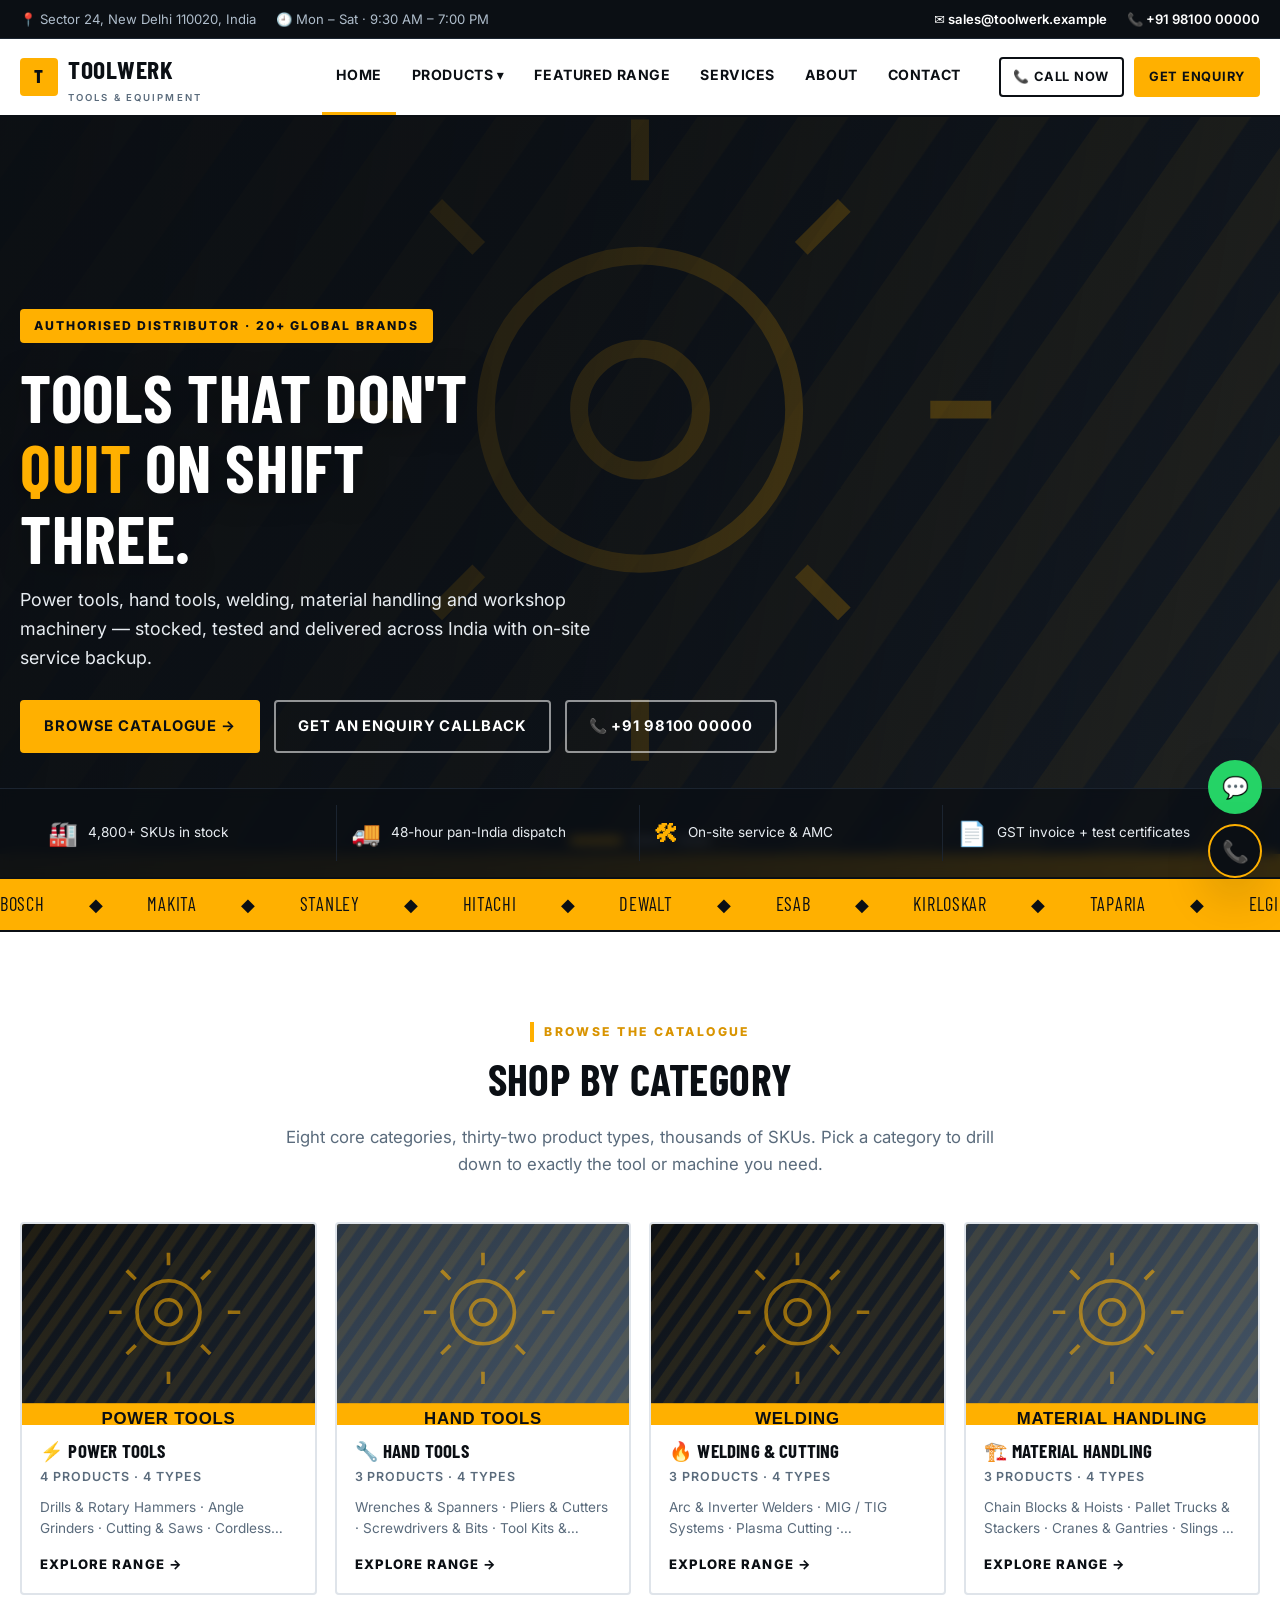
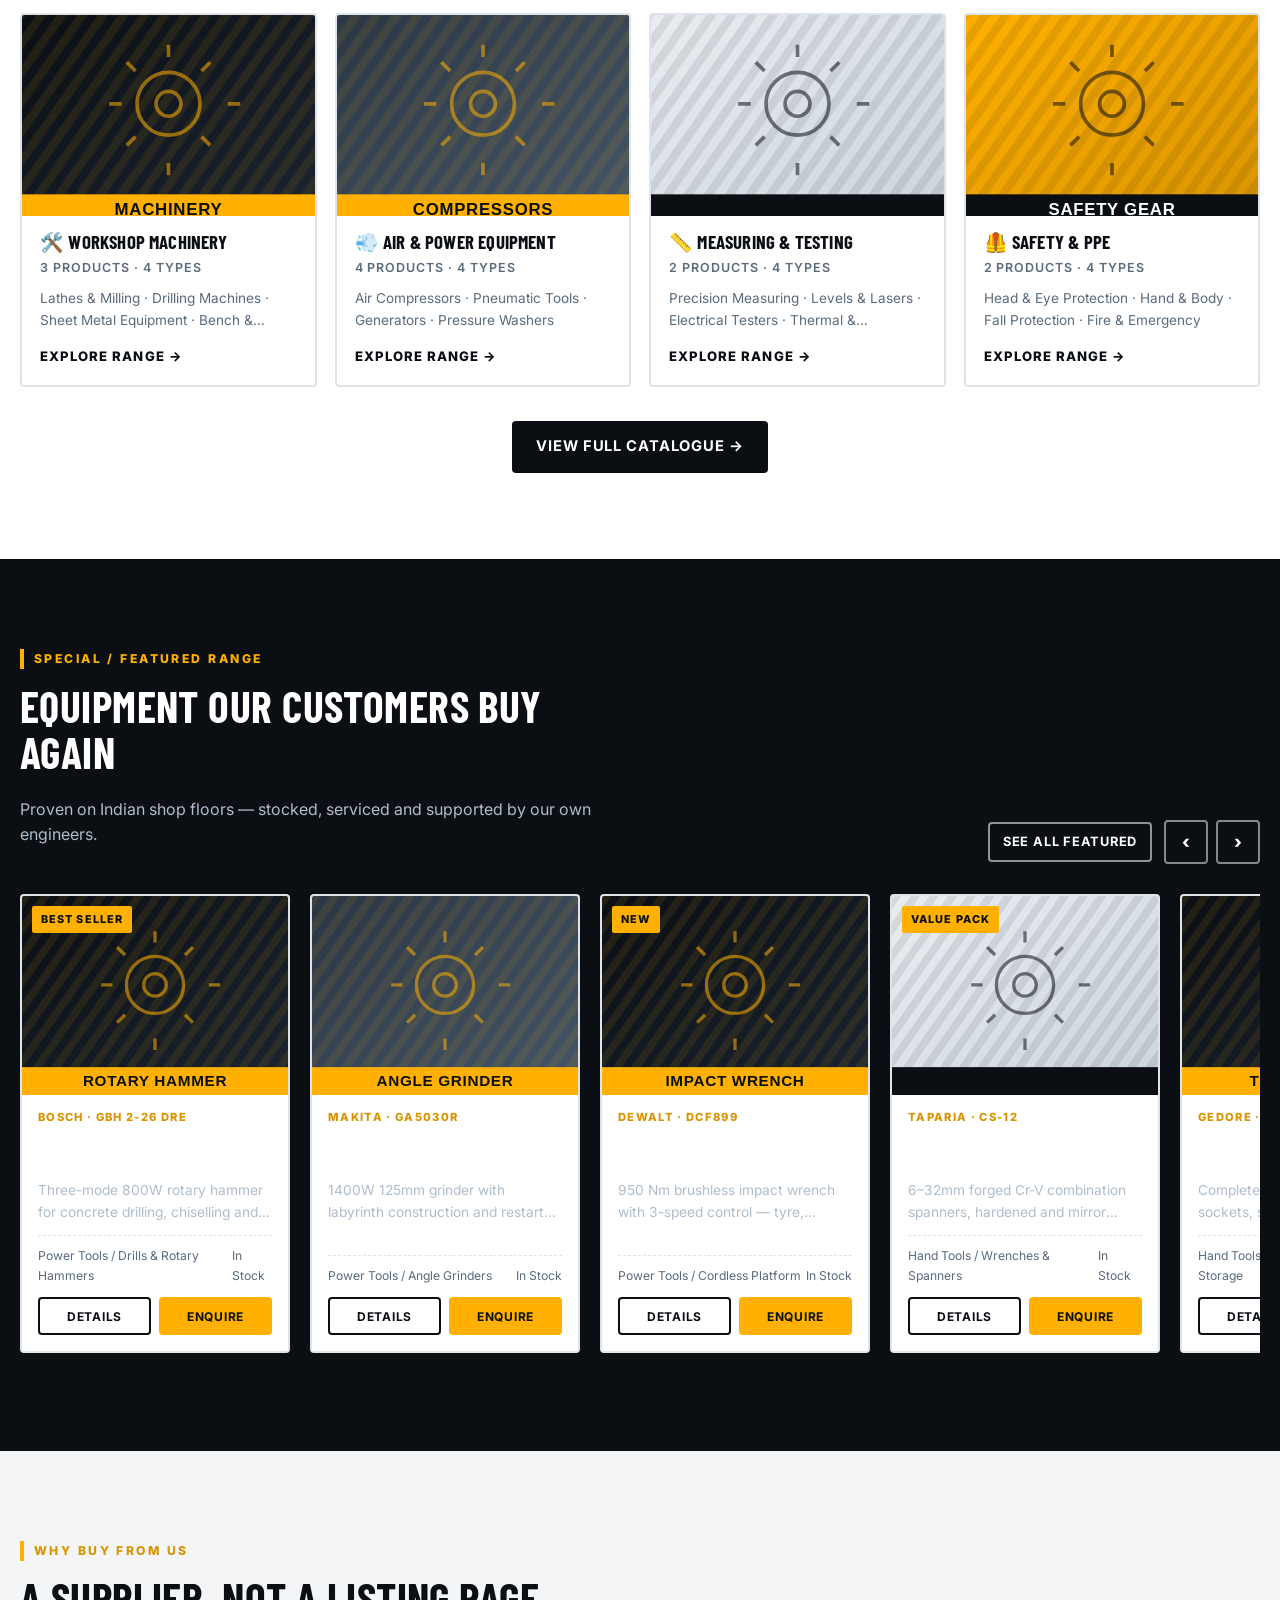
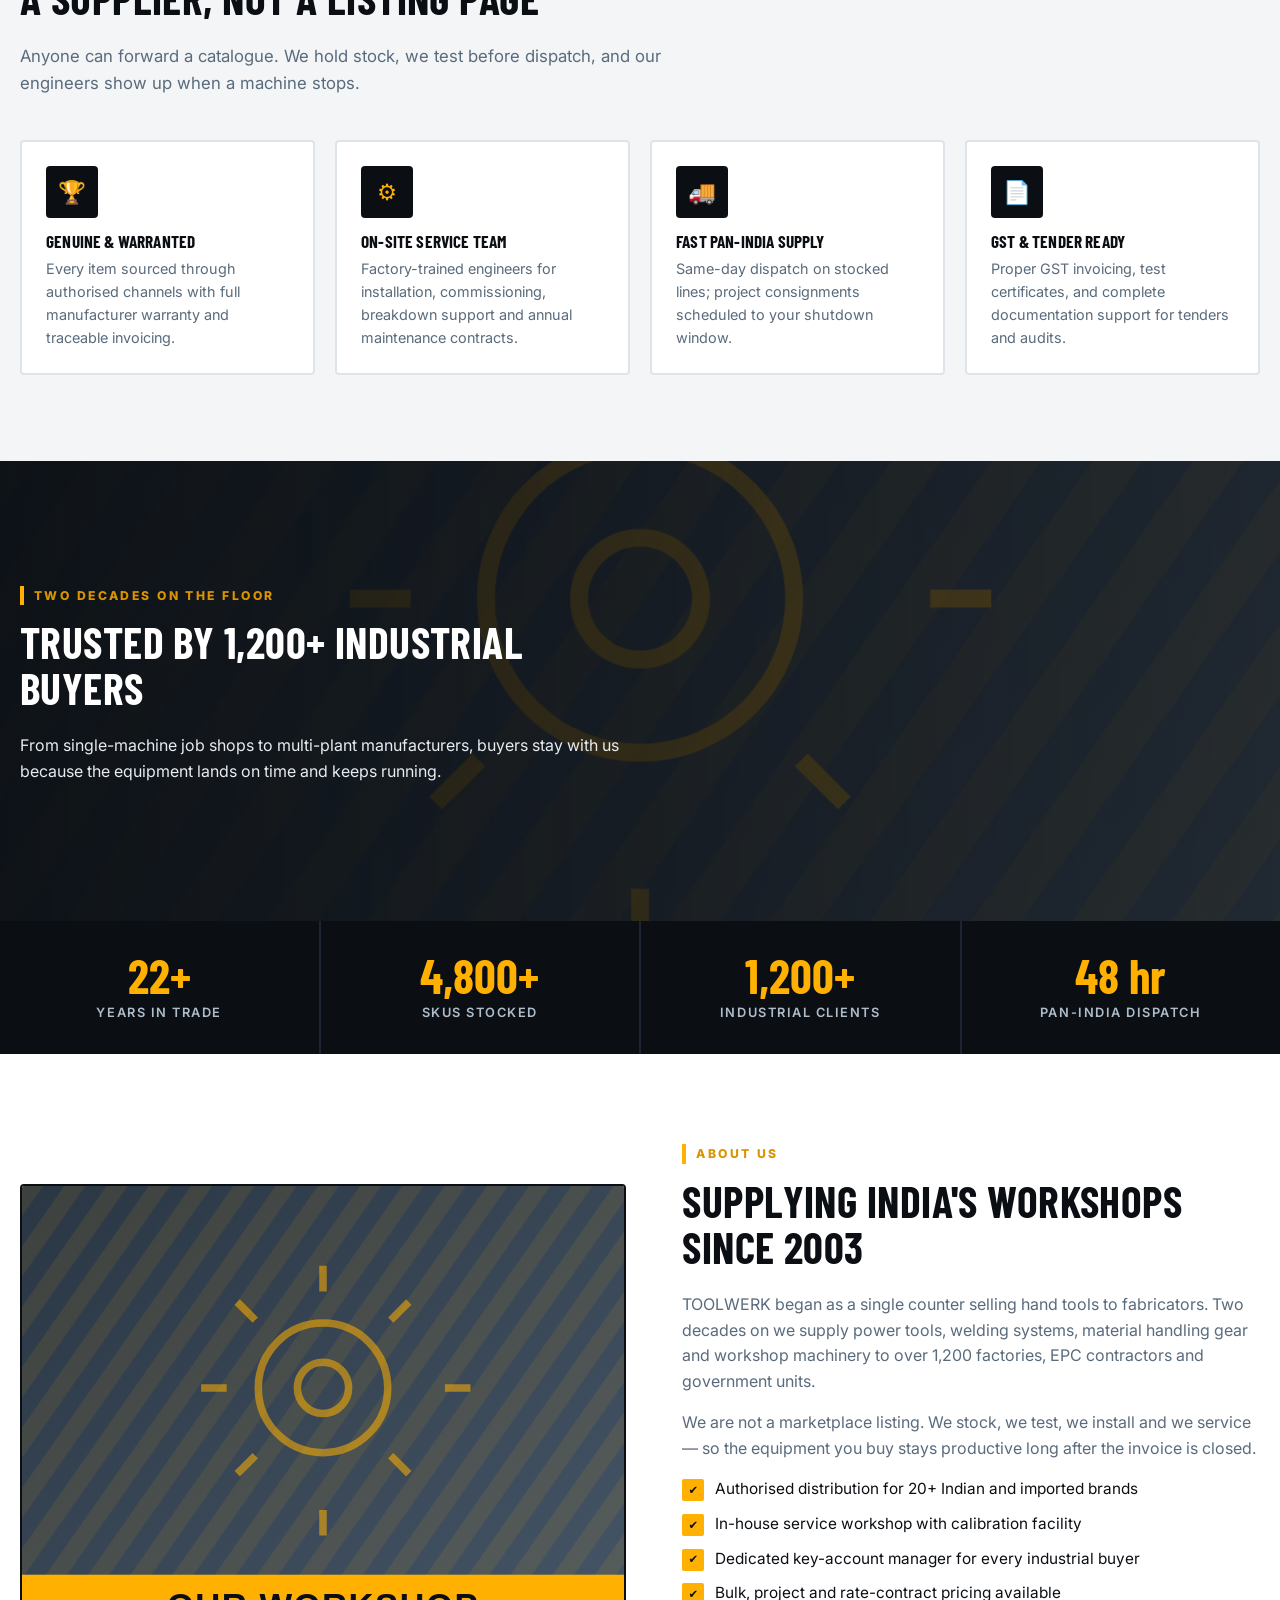
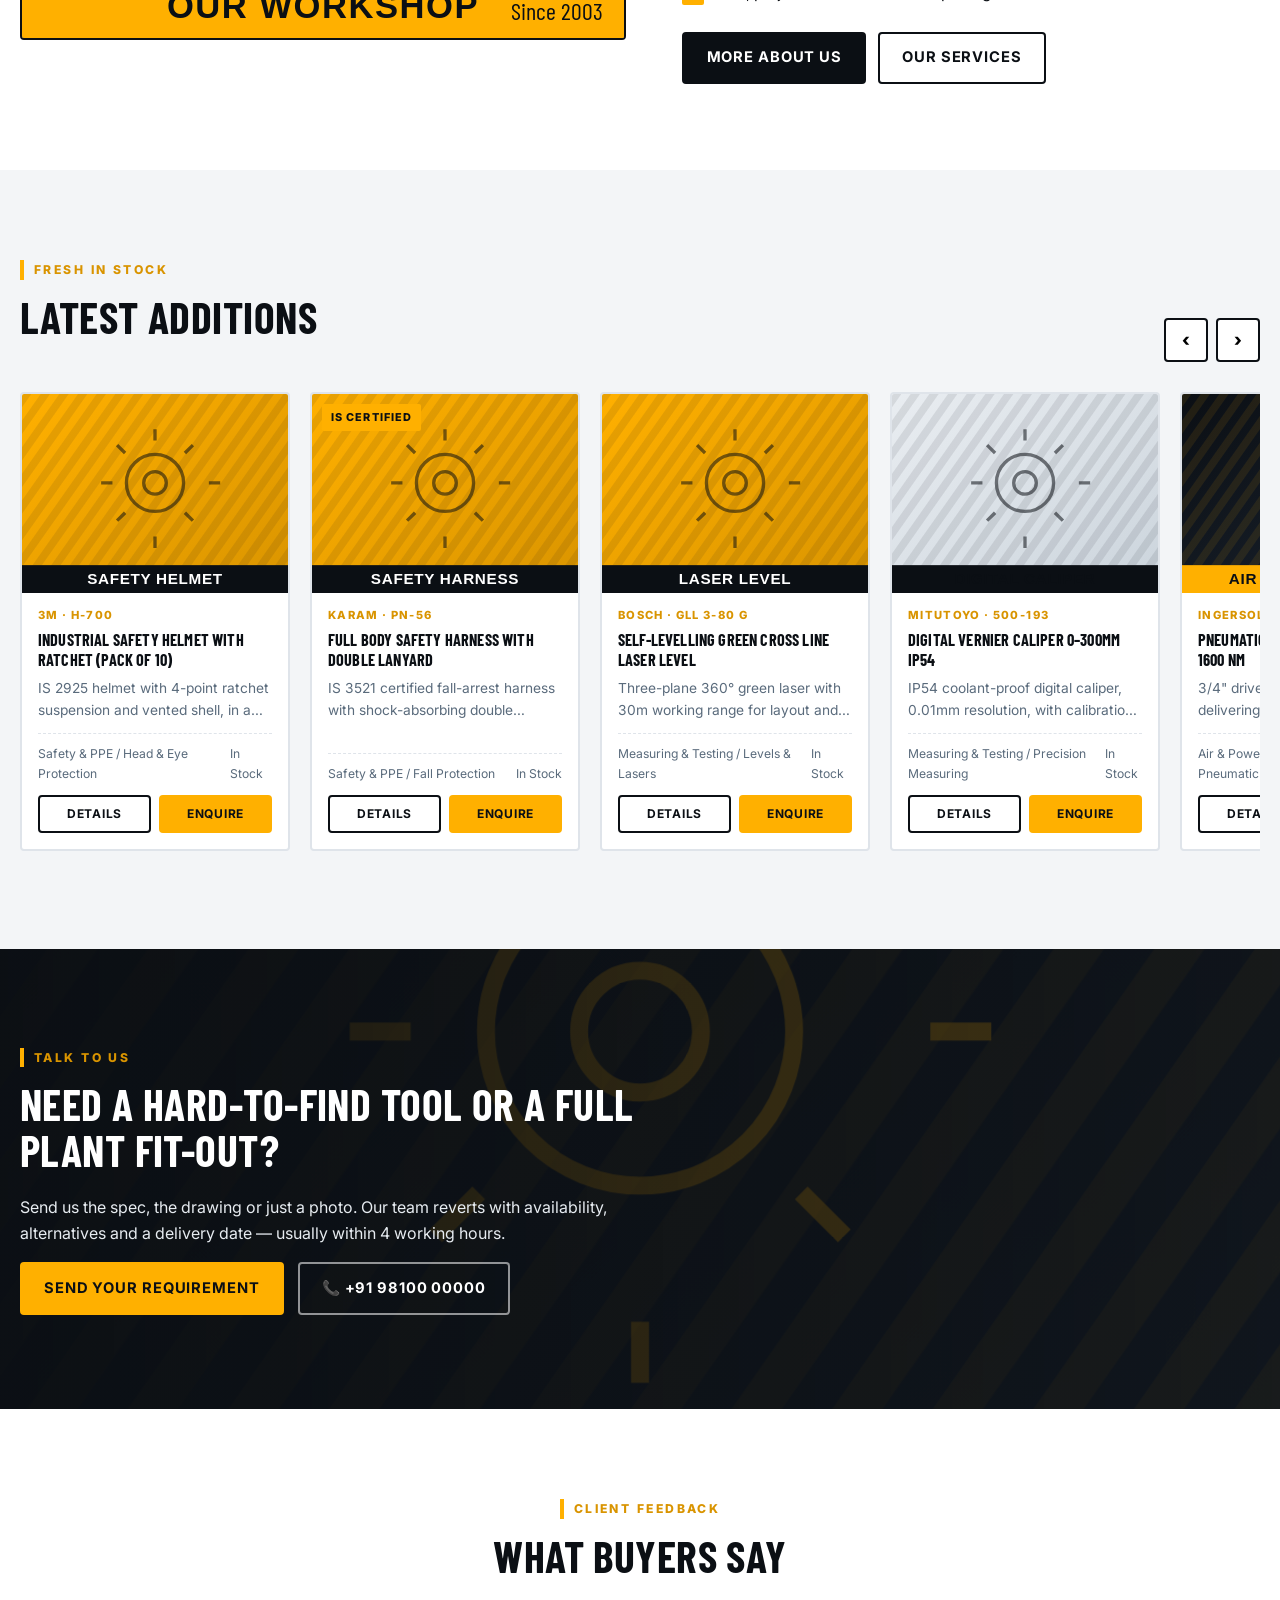
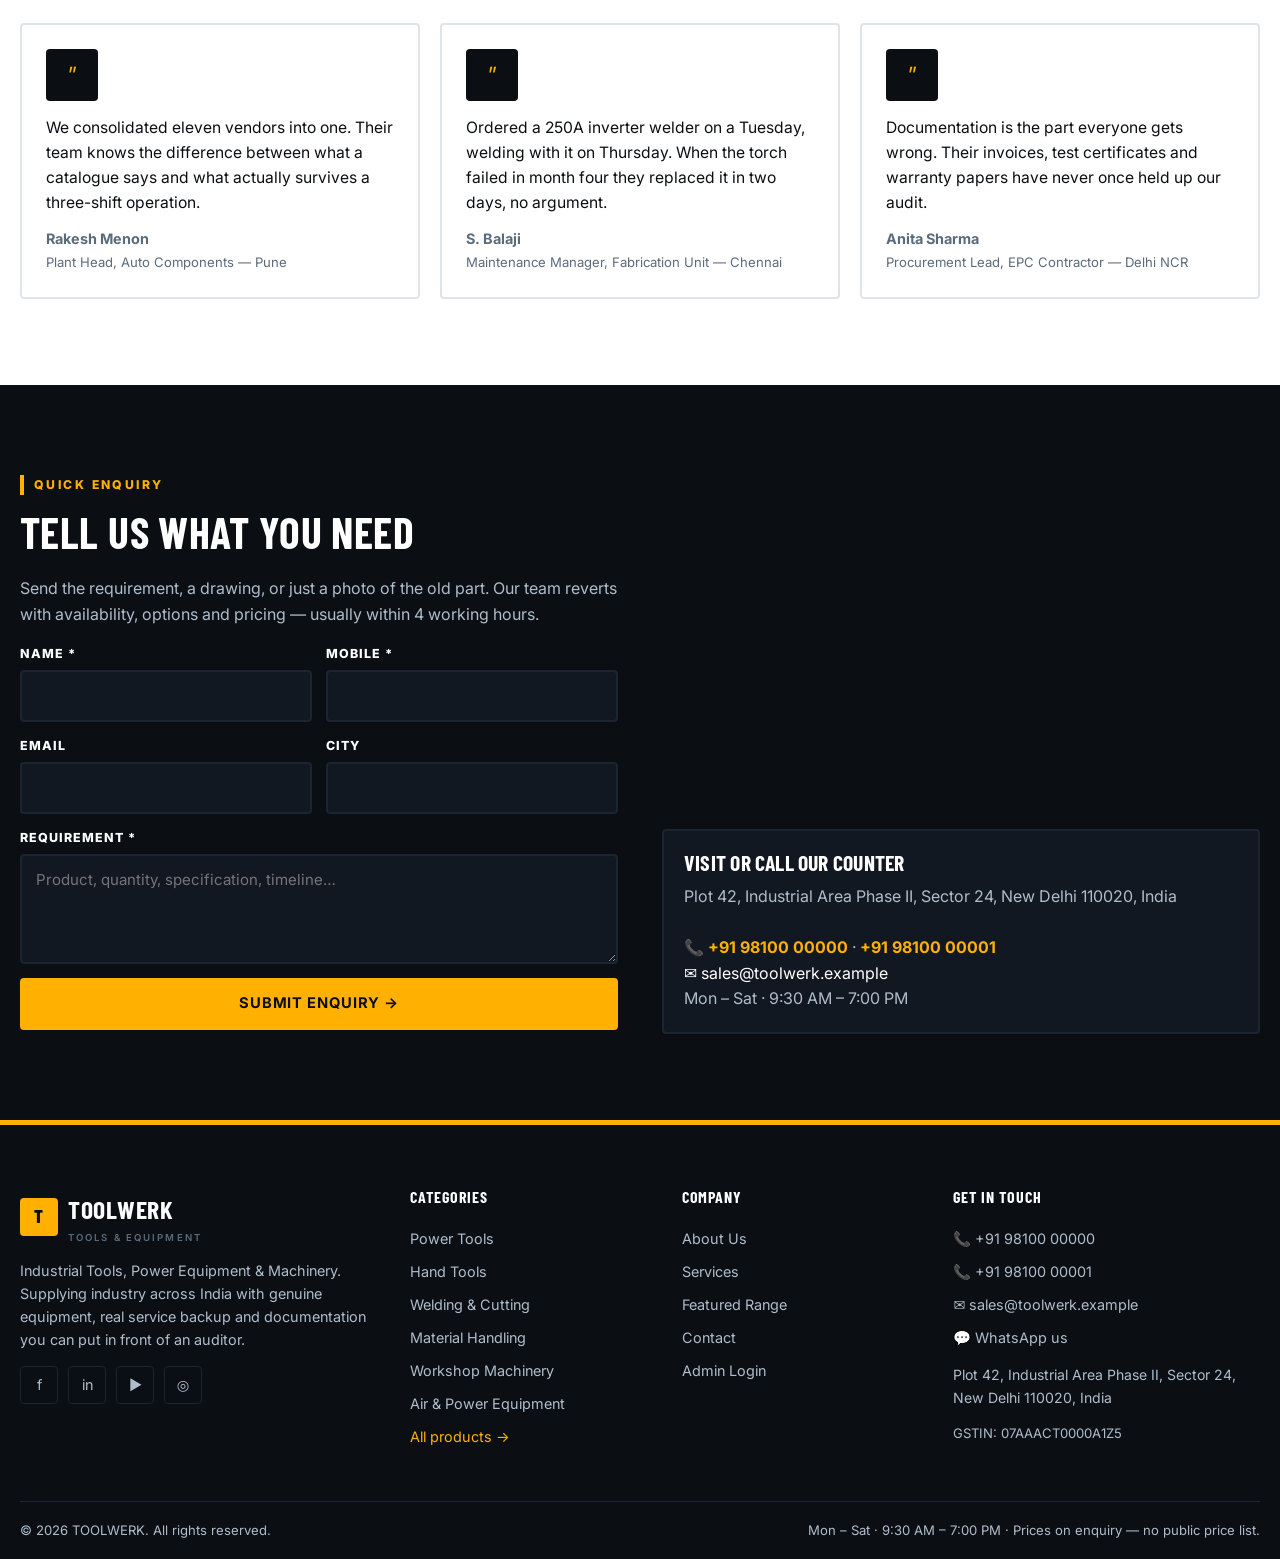
<file: index.html>
<!doctype html>
<html lang="en">
<head>
<meta charset="utf-8">
<meta name="viewport" content="width=device-width,initial-scale=1">
<title>TOOLWERK — Industrial Tools, Equipment & Machinery Supplier</title>
<meta name="description" content="Supplier of industrial power tools, hand tools, welding machines, material handling and workshop machinery across India. Genuine brands, on-site service, GST invoicing.">
<link rel="preconnect" href="https://fonts.googleapis.com"><link rel="preconnect" href="https://fonts.gstatic.com" crossorigin>
<link href="https://fonts.googleapis.com/css2?family=Barlow+Condensed:wght@600;700&family=Inter:wght@400;500;600;700;800&display=swap" rel="stylesheet">
<link rel="stylesheet" href="assets/css/style.css?v=1">
</head>
<body>
<div id="site-header"></div>

<!-- ================= HERO ================= -->
<section class="hero" id="hero">
  <div id="slides"></div>
  <div class="wrap hero-inner"><div id="heroContent"></div></div>
  <div class="hero-dots" id="dots"></div>
  <div class="hero-strip"><div class="wrap" id="heroStrip"></div></div>
</section>

<!-- brand marquee -->
<div class="marquee"><div class="track" id="marquee"></div></div>

<!-- ================= CATEGORIES ================= -->
<section class="section" id="categories">
  <div class="wrap">
    <div class="sec-head center" data-reveal>
      <span class="kicker">Browse the catalogue</span>
      <h2>Shop by Category</h2>
      <p>Eight core categories, thirty-two product types, thousands of SKUs. Pick a category to drill down to exactly the tool or machine you need.</p>
    </div>
    <div class="cat-grid" id="catGrid"></div>
    <div style="text-align:center;margin-top:34px" data-reveal>
      <a class="btn btn-dark" href="products.html">View Full Catalogue →</a>
    </div>
  </div>
</section>

<!-- ================= FEATURED RAIL ================= -->
<section class="section dark">
  <div class="wrap">
    <div class="rail-head" data-reveal>
      <div style="max-width:600px">
        <span class="kicker">Special / Featured range</span>
        <h2>Equipment Our Customers Buy Again</h2>
        <p>Proven on Indian shop floors — stocked, serviced and supported by our own engineers.</p>
      </div>
      <div style="display:flex;gap:12px;align-items:center">
        <a class="btn btn-ghost btn-sm" href="featured.html">See all featured</a>
        <div class="rail-nav"><button data-dir="prev" aria-label="Previous">‹</button><button data-dir="next" aria-label="Next">›</button></div>
      </div>
    </div>
    <div class="rail-wrap"><div class="rail" id="featRail"></div></div>
  </div>
</section>

<!-- ================= USPs ================= -->
<section class="section alt">
  <div class="wrap">
    <div class="sec-head" data-reveal><span class="kicker">Why buy from us</span>
      <h2>A Supplier, Not a Listing Page</h2>
      <p>Anyone can forward a catalogue. We hold stock, we test before dispatch, and our engineers show up when a machine stops.</p></div>
    <div class="usp-grid" id="uspGrid"></div>
  </div>
</section>

<!-- ================= STATS PARALLAX ================= -->
<section class="parallax" id="statBand">
  <div class="pbg" id="statBg"></div>
  <div class="wrap">
    <div style="max-width:620px" data-reveal>
      <span class="kicker">Two decades on the floor</span>
      <h2 style="color:#fff">Trusted by 1,200+ Industrial Buyers</h2>
      <p style="color:#E7ECF1">From single-machine job shops to multi-plant manufacturers, buyers stay with us because the equipment lands on time and keeps running.</p>
    </div>
  </div>
</section>
<div class="stats" id="stats"></div>

<!-- ================= ABOUT SPLIT ================= -->
<section class="section">
  <div class="wrap split">
    <div class="media" data-reveal><img id="aboutImg" alt="Our workshop"><div class="stamp" id="aboutStamp"></div></div>
    <div data-reveal data-d="1">
      <span class="kicker">About us</span>
      <h2 id="aboutTitle"></h2>
      <div id="aboutBody"></div>
      <ul class="ticks" id="aboutPoints"></ul>
      <div style="display:flex;gap:12px;flex-wrap:wrap">
        <a class="btn btn-dark" href="about.html">More about us</a>
        <a class="btn btn-outline" href="services.html">Our services</a>
      </div>
    </div>
  </div>
</section>

<!-- ================= NEW ARRIVALS RAIL ================= -->
<section class="section alt">
  <div class="wrap">
    <div class="rail-head" data-reveal>
      <div><span class="kicker">Fresh in stock</span><h2>Latest Additions</h2></div>
      <div class="rail-nav"><button data-dir="prev" aria-label="Previous">‹</button><button data-dir="next" aria-label="Next">›</button></div>
    </div>
    <div class="rail-wrap"><div class="rail" id="newRail"></div></div>
  </div>
</section>

<!-- ================= CTA BAND ================= -->
<section class="parallax">
  <div class="pbg" id="ctaBg"></div>
  <div class="wrap"><div style="max-width:660px" data-reveal>
    <span class="kicker">Talk to us</span>
    <h2 id="ctaTitle" style="color:#fff"></h2>
    <p id="ctaText" style="color:#E7ECF1"></p>
    <div class="hero-actions">
      <a class="btn btn-primary" href="#" data-enquire="">Send Your Requirement</a>
      <a class="btn btn-ghost" id="ctaCall" href="#">📞 Call Now</a>
    </div>
  </div></div>
</section>

<!-- ================= TESTIMONIALS ================= -->
<section class="section">
  <div class="wrap">
    <div class="sec-head center" data-reveal><span class="kicker">Client feedback</span><h2>What Buyers Say</h2></div>
    <div class="usp-grid" id="testis"></div>
  </div>
</section>

<!-- ================= LEAD CAPTURE + MAP ================= -->
<section class="section dark" id="enquiry">
  <div class="wrap" style="display:grid;grid-template-columns:1fr 1fr;gap:44px;align-items:stretch">
    <div data-reveal>
      <span class="kicker">Quick enquiry</span>
      <h2>Tell Us What You Need</h2>
      <p>Send the requirement, a drawing, or just a photo of the old part. Our team reverts with availability, options and pricing — usually within 4 working hours.</p>
      <div id="homeOk" class="form-ok" hidden>✔ Thank you — enquiry logged. We will call you shortly.</div>
      <form id="homeForm" class="form-grid">
        <div class="field"><label>Name *</label><input name="name" required></div>
        <div class="field"><label>Mobile *</label><input name="phone" required></div>
        <div class="field"><label>Email</label><input type="email" name="email"></div>
        <div class="field"><label>City</label><input name="city"></div>
        <div class="field full"><label>Requirement *</label><textarea name="message" required placeholder="Product, quantity, specification, timeline…"></textarea></div>
        <div class="field full"><button class="btn btn-primary btn-block">Submit Enquiry →</button></div>
      </form>
    </div>
    <div data-reveal data-d="1" style="display:flex;flex-direction:column;gap:18px">
      <div class="map-embed"><iframe id="mapFrame" loading="lazy" referrerpolicy="no-referrer-when-downgrade" title="Our location"></iframe></div>
      <div style="background:var(--ink-2);border:2px solid var(--ink-3);border-radius:4px;padding:20px">
        <h3 style="color:#fff;margin-bottom:10px">Visit or call our counter</h3>
        <p id="contactBlock" style="margin:0"></p>
      </div>
    </div>
  </div>
</section>

<div id="site-footer"></div>
<script src="assets/js/data.js?v=1"></script>
<script src="assets/js/site.js?v=1"></script>
<script>
boot('home');
const s=TW.s;

/* Hero slider */
const slides=s.heroSlides;
$('#slides').innerHTML=slides.map((sl,i)=>`<div class="hero-slide ${i?'':'on'}"><div class="hero-bg" style="background-image:url('${sl.img}')"></div></div>`).join('');
$('#dots').innerHTML=slides.map((_,i)=>`<button class="${i?'':'on'}" data-i="${i}" aria-label="Slide ${i+1}"></button>`).join('');
let cur=0,timer;
function paint(i){
  cur=i; const sl=slides[i];
  $$('.hero-slide').forEach((e,x)=>e.classList.toggle('on',x===i));
  $$('#dots button').forEach((e,x)=>e.classList.toggle('on',x===i));
  $('#heroContent').innerHTML=`
    <span class="eyebrow">${esc(sl.kicker)}</span>
    <h1>${sl.title}</h1>
    <p class="lead">${esc(sl.text)}</p>
    <div class="hero-actions">
      <a class="btn btn-primary" href="products.html">Browse Catalogue →</a>
      <a class="btn btn-ghost" href="#" data-enquire="">Get an Enquiry Callback</a>
      <a class="btn btn-ghost" href="${telHref(s.phone)}">📞 ${esc(s.phone)}</a>
    </div>`;
}
function go(i){paint((i+slides.length)%slides.length); clearInterval(timer); timer=setInterval(()=>go(cur+1),7000)}
$$('#dots button').forEach(b=>b.onclick=()=>go(+b.dataset.i));
go(0);

$('#heroStrip').innerHTML=[
  ['🏭','4,800+ SKUs in stock'],['🚚','48-hour pan-India dispatch'],
  ['🛠','On-site service & AMC'],['📄','GST invoice + test certificates']
].map(x=>`<div><b>${x[0]}</b><span>${x[1]}</span></div>`).join('');

/* Marquee */
const mq=s.marquee.map(b=>`<span>${esc(b)}</span>`).join('<span>◆</span>');
$('#marquee').innerHTML=`<span>${mq}</span><span>${mq}</span>`;

/* Categories */
$('#catGrid').innerHTML=TW.cats.map((c,i)=>`
  <a class="cat-card" data-reveal data-d="${i%4}" href="products.html?cat=${c.slug}">
    <div class="ph"><img src="${c.img}" alt="${esc(c.name)}" loading="lazy"></div>
    <div class="body">
      <h3>${c.icon} ${esc(c.name)}</h3>
      <div class="count">${TW.countIn(c.id)} products · ${c.subs.length} types</div>
      <div class="subs">${c.subs.map(x=>esc(x.name)).join(' · ')}</div>
      <div class="go">Explore range →</div>
    </div></a>`).join('');

/* Rails */
$('#featRail').innerHTML=TW.prods.filter(p=>p.featured).map(cardHTML).join('');
$('#newRail').innerHTML=TW.prods.slice().reverse().slice(0,8).map(cardHTML).join('');

/* USPs */
$('#uspGrid').innerHTML=s.usps.map((u,i)=>`<div class="usp" data-reveal data-d="${i%4}">
  <div class="ic">${u.i}</div><h3>${esc(u.t)}</h3><p>${esc(u.d)}</p></div>`).join('');

/* Stats + parallax images */
$('#statBg').style.backgroundImage=`url('${s.heroSlides[1].img}')`;
$('#ctaBg').style.backgroundImage=`url('${s.ctaBand.img}')`;
$('#stats').innerHTML=s.stats.map(x=>`<div><b data-count="${esc(x.n)}">0</b><span>${esc(x.l)}</span></div>`).join('');

/* About */
$('#aboutImg').src=s.about.img;
$('#aboutStamp').textContent=s.about.stamp;
$('#aboutTitle').textContent=s.about.title;
$('#aboutBody').innerHTML=s.about.body.split('\n\n').map(p=>`<p style="color:var(--steel)">${esc(p)}</p>`).join('');
$('#aboutPoints').innerHTML=s.about.points.map(p=>`<li>${esc(p)}</li>`).join('');

/* CTA band */
$('#ctaTitle').textContent=s.ctaBand.title;
$('#ctaText').textContent=s.ctaBand.text;
$('#ctaCall').href=telHref(s.phone); $('#ctaCall').textContent='📞 '+s.phone;

/* Testimonials */
$('#testis').innerHTML=TW.pages.testimonials.map((t,i)=>`<div class="usp" data-reveal data-d="${i}">
  <div class="ic">”</div><p style="font-size:.98rem;color:var(--ink)">${esc(t.t)}</p>
  <p style="margin:12px 0 0"><b>${esc(t.n)}</b><br><span style="font-size:.82rem;color:var(--steel)">${esc(t.r)}</span></p></div>`).join('');

/* Map + contact */
$('#mapFrame').src=s.mapEmbed;
$('#contactBlock').innerHTML=`${esc(s.address)}<br><br>
  <a href="${telHref(s.phone)}" style="color:var(--amber);font-weight:700">📞 ${esc(s.phone)}</a> ·
  <a href="${telHref(s.phone2)}" style="color:var(--amber);font-weight:700">${esc(s.phone2)}</a><br>
  <a href="mailto:${esc(s.email)}" style="color:#fff">✉ ${esc(s.email)}</a><br>
  <span style="color:var(--on-dark-mute)">${esc(s.hours)}</span>`;

bindForm('#homeForm','Homepage Form','#homeOk');
initMotion(); initRails();
</script>
</body>
</html>
</file>
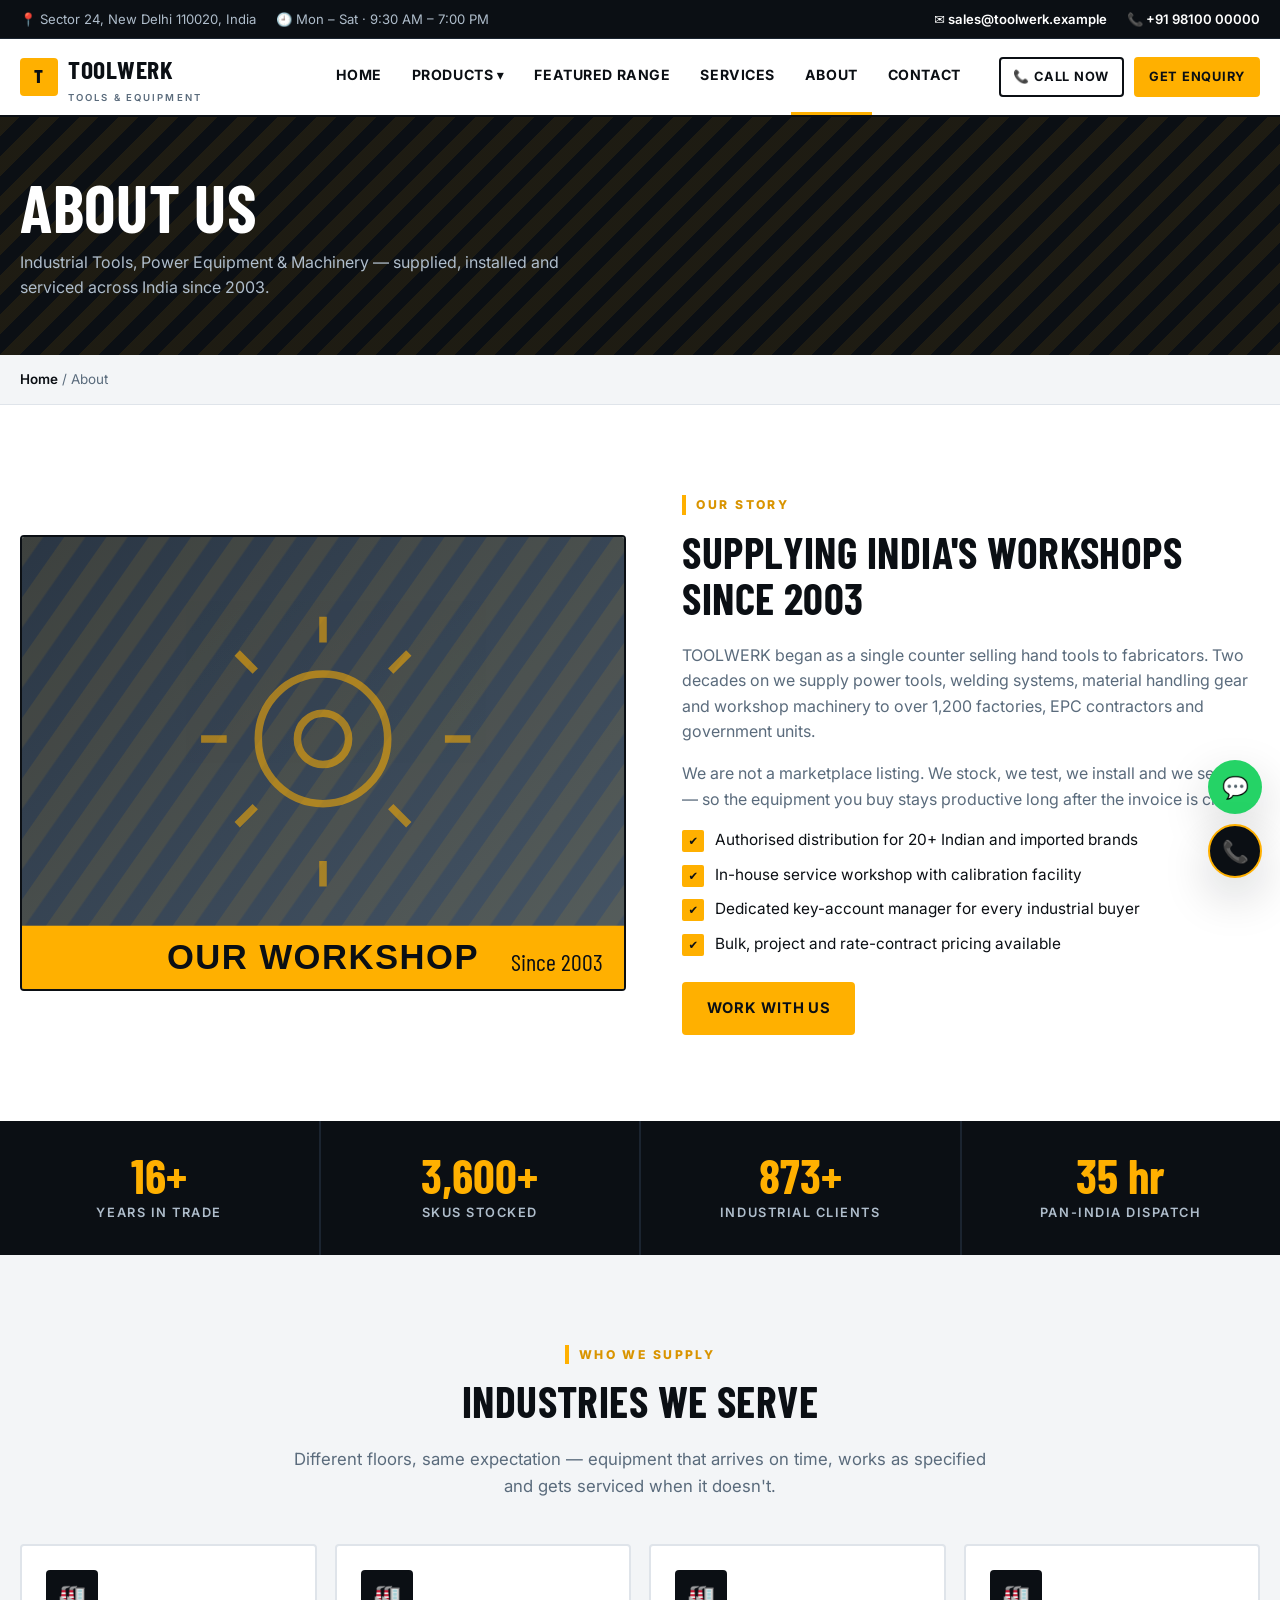
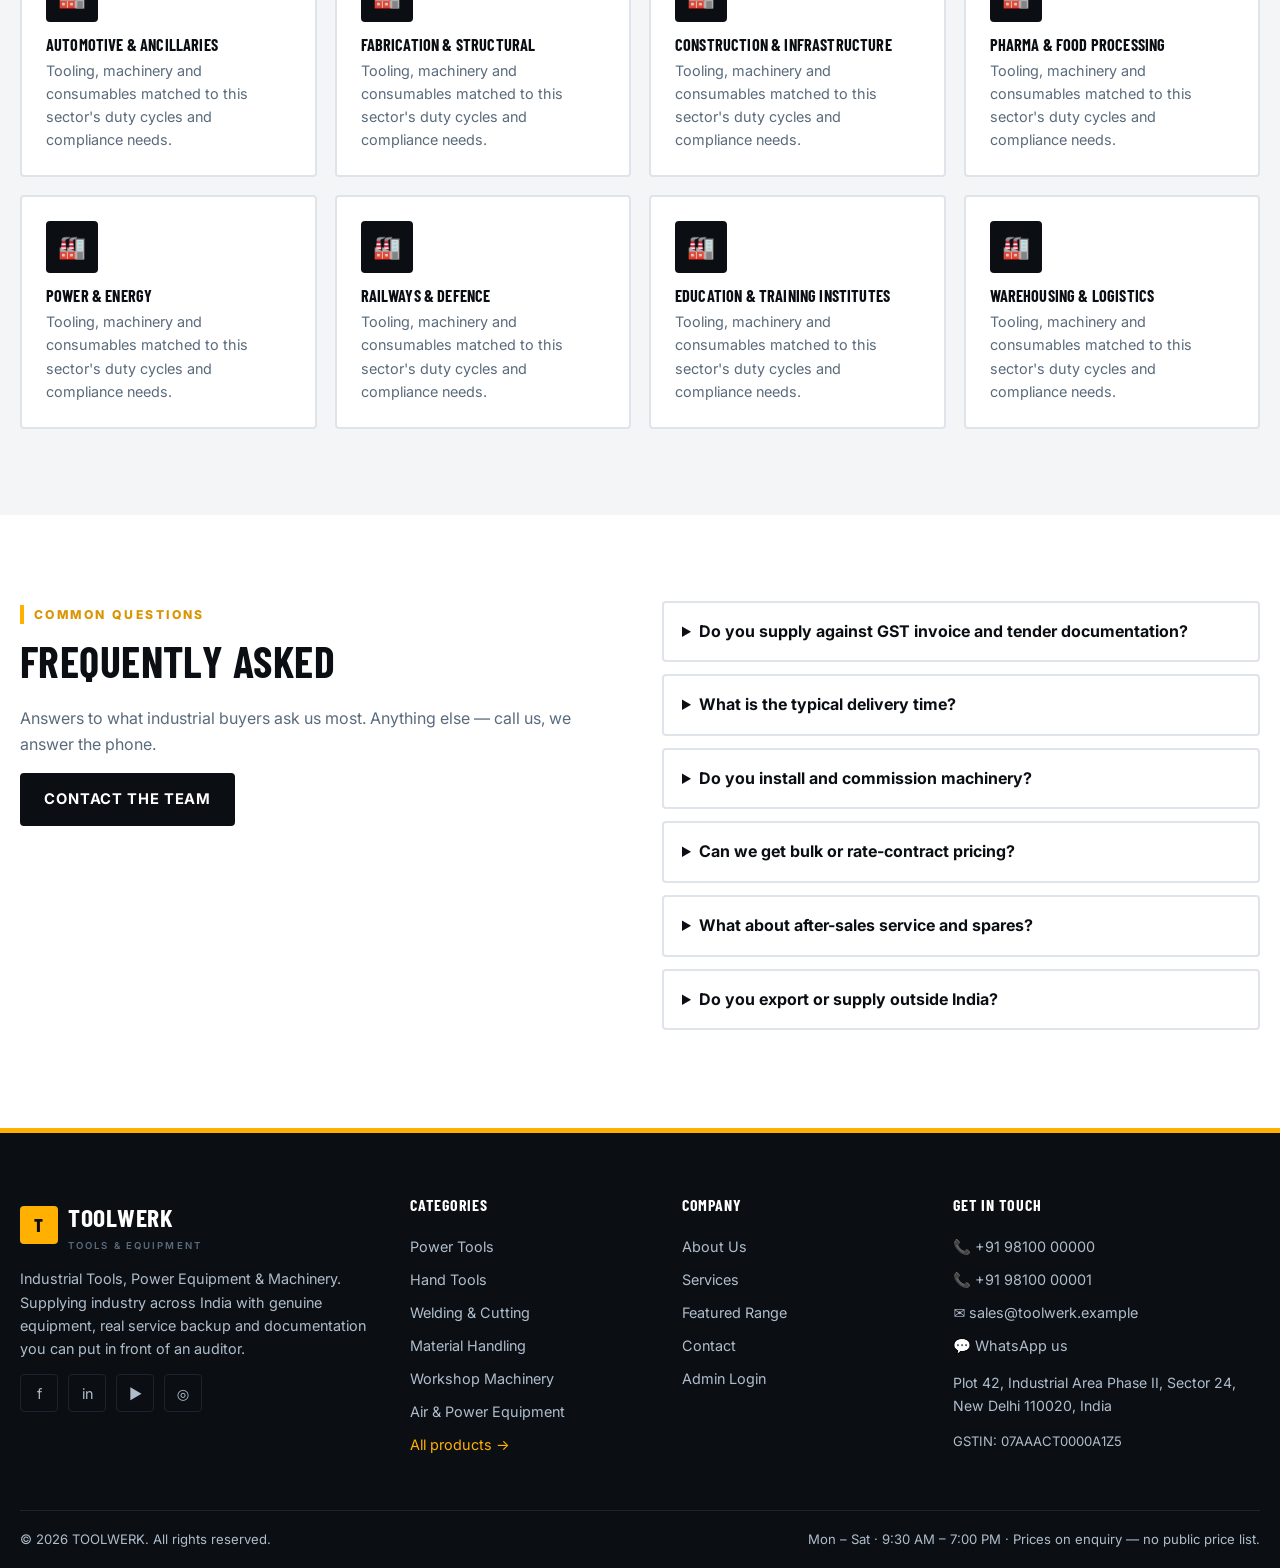
<file: about.html>
<!doctype html>
<html lang="en">
<head>
<meta charset="utf-8"><meta name="viewport" content="width=device-width,initial-scale=1">
<title>About Us — TOOLWERK Industrial Tools & Equipment</title>
<meta name="description" content="Two decades supplying industrial tools, machinery and equipment to factories, contractors and institutions across India.">
<link href="https://fonts.googleapis.com/css2?family=Barlow+Condensed:wght@600;700&family=Inter:wght@400;500;600;700;800&display=swap" rel="stylesheet">
<link rel="stylesheet" href="assets/css/style.css?v=1">
</head>
<body>
<div id="site-header"></div>
<section class="page-head"><div class="wrap"><h1 id="ph1">About Us</h1><p id="phP"></p></div></section>
<div class="crumbs"><div class="wrap"><a href="index.html">Home</a> / <span>About</span></div></div>

<section class="section">
  <div class="wrap split">
    <div class="media" data-reveal><img id="aImg" alt="Workshop"><div class="stamp" id="aStamp"></div></div>
    <div data-reveal data-d="1">
      <span class="kicker">Our story</span>
      <h2 id="aTitle"></h2>
      <div id="aBody"></div>
      <ul class="ticks" id="aPoints"></ul>
      <a class="btn btn-primary" href="#" data-enquire="">Work with us</a>
    </div>
  </div>
</section>

<div class="stats" id="stats"></div>

<section class="section alt">
  <div class="wrap">
    <div class="sec-head center" data-reveal><span class="kicker">Who we supply</span><h2>Industries We Serve</h2>
      <p>Different floors, same expectation — equipment that arrives on time, works as specified and gets serviced when it doesn't.</p></div>
    <div class="cat-grid" id="inds"></div>
  </div>
</section>

<section class="section">
  <div class="wrap" style="display:grid;grid-template-columns:1fr 1fr;gap:44px;align-items:start">
    <div data-reveal>
      <span class="kicker">Common questions</span><h2>Frequently Asked</h2>
      <p style="color:var(--steel)">Answers to what industrial buyers ask us most. Anything else — call us, we answer the phone.</p>
      <a class="btn btn-dark" href="contact.html">Contact the team</a>
    </div>
    <div id="faqs" data-reveal data-d="1"></div>
  </div>
</section>

<div id="site-footer"></div>
<script src="assets/js/data.js?v=1"></script>
<script src="assets/js/site.js?v=1"></script>
<script>
boot('about');
const s=TW.s;
$('#phP').textContent=s.tagline+' — supplied, installed and serviced across India since 2003.';
$('#aImg').src=s.about.img; $('#aStamp').textContent=s.about.stamp; $('#aTitle').textContent=s.about.title;
$('#aBody').innerHTML=s.about.body.split('\n\n').map(p=>`<p style="color:var(--steel)">${esc(p)}</p>`).join('');
$('#aPoints').innerHTML=s.about.points.map(p=>`<li>${esc(p)}</li>`).join('');
$('#stats').innerHTML=s.stats.map(x=>`<div><b data-count="${esc(x.n)}">0</b><span>${esc(x.l)}</span></div>`).join('');
$('#inds').innerHTML=TW.pages.industries.map((i,n)=>`<div class="usp" data-reveal data-d="${n%4}">
  <div class="ic">🏭</div><h3 style="font-size:1.02rem">${esc(i)}</h3>
  <p>Tooling, machinery and consumables matched to this sector's duty cycles and compliance needs.</p></div>`).join('');
$('#faqs').innerHTML=TW.pages.faqs.map(f=>`
  <details style="border:2px solid var(--line);border-radius:4px;padding:16px 18px;margin-bottom:12px">
    <summary style="font-weight:700;cursor:pointer;font-size:1rem">${esc(f.q)}</summary>
    <p style="color:var(--steel);margin:10px 0 0">${esc(f.a)}</p></details>`).join('');
initMotion();
</script>
</body></html>
</file>
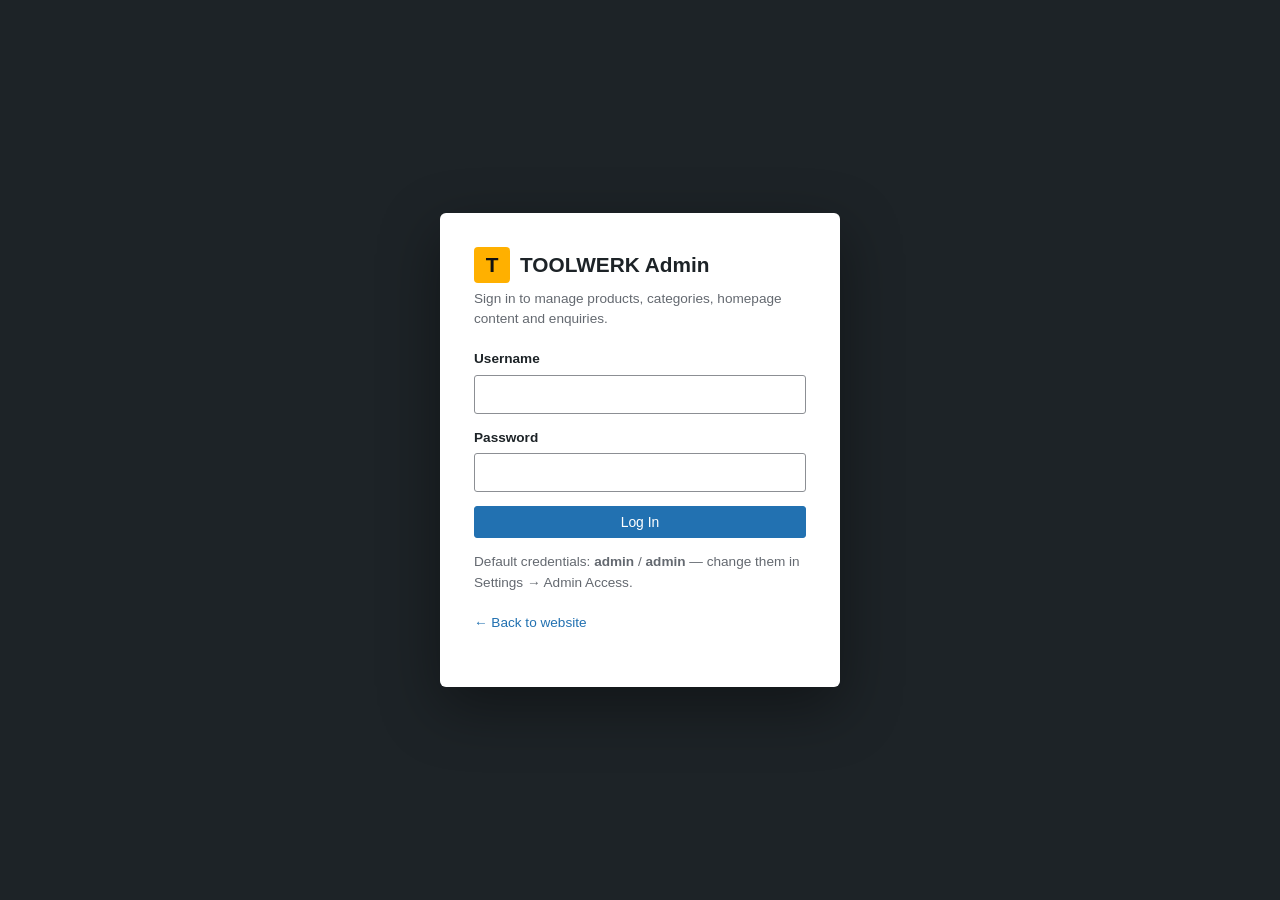
<file: admin.html>
<!doctype html>
<html lang="en">
<head>
<meta charset="utf-8"><meta name="viewport" content="width=device-width,initial-scale=1">
<title>TOOLWERK — Admin Panel</title>
<meta name="robots" content="noindex,nofollow">
<link rel="stylesheet" href="assets/css/admin.css?v=1">
</head>
<body class="admin">

<!-- LOGIN -->
<div class="login-wrap" id="login">
  <form class="login-card" id="loginForm">
    <div class="logo"><span>T</span> TOOLWERK Admin</div>
    <p class="hint">Sign in to manage products, categories, homepage content and enquiries.</p>
    <div class="err hidden" id="loginErr">Wrong username or password.</div>
    <div class="f"><label>Username</label><input id="u" autocomplete="username" value=""></div>
    <div class="f"><label>Password</label><input id="p" type="password" autocomplete="current-password"></div>
    <button class="b" style="width:100%;justify-content:center" type="submit">Log In</button>
    <p class="hint" style="margin-top:14px">Default credentials: <b>admin</b> / <b>admin</b> — change them in Settings → Admin Access.</p>
    <p class="hint"><a href="index.html">← Back to website</a></p>
  </form>
</div>

<!-- PANEL -->
<div class="ad-wrap hidden" id="panel">
  <aside class="ad-side">
    <div class="top"><i>T</i> TOOLWERK</div>
    <nav id="nav"></nav>
    <div class="sep"></div>
    <nav><a href="index.html" target="_blank">🌐 View Website</a><a href="#" id="logout">⎋ Log Out</a></nav>
  </aside>
  <main class="ad-main">
    <div class="ad-bar">
      <b id="crumb">Dashboard</b>
      <div class="sp">
        <span style="color:var(--ad-mute);font-size:.82rem" id="savedAt"></span>
        <a class="b sec sm" href="index.html" target="_blank">View site ↗</a>
      </div>
    </div>
    <div class="ad-body" id="view"></div>
  </main>
</div>

<div class="notice" id="notice"></div>
<script src="assets/js/data.js?v=1"></script>
<script src="assets/js/admin.js?v=1"></script>
</body></html>
</file>
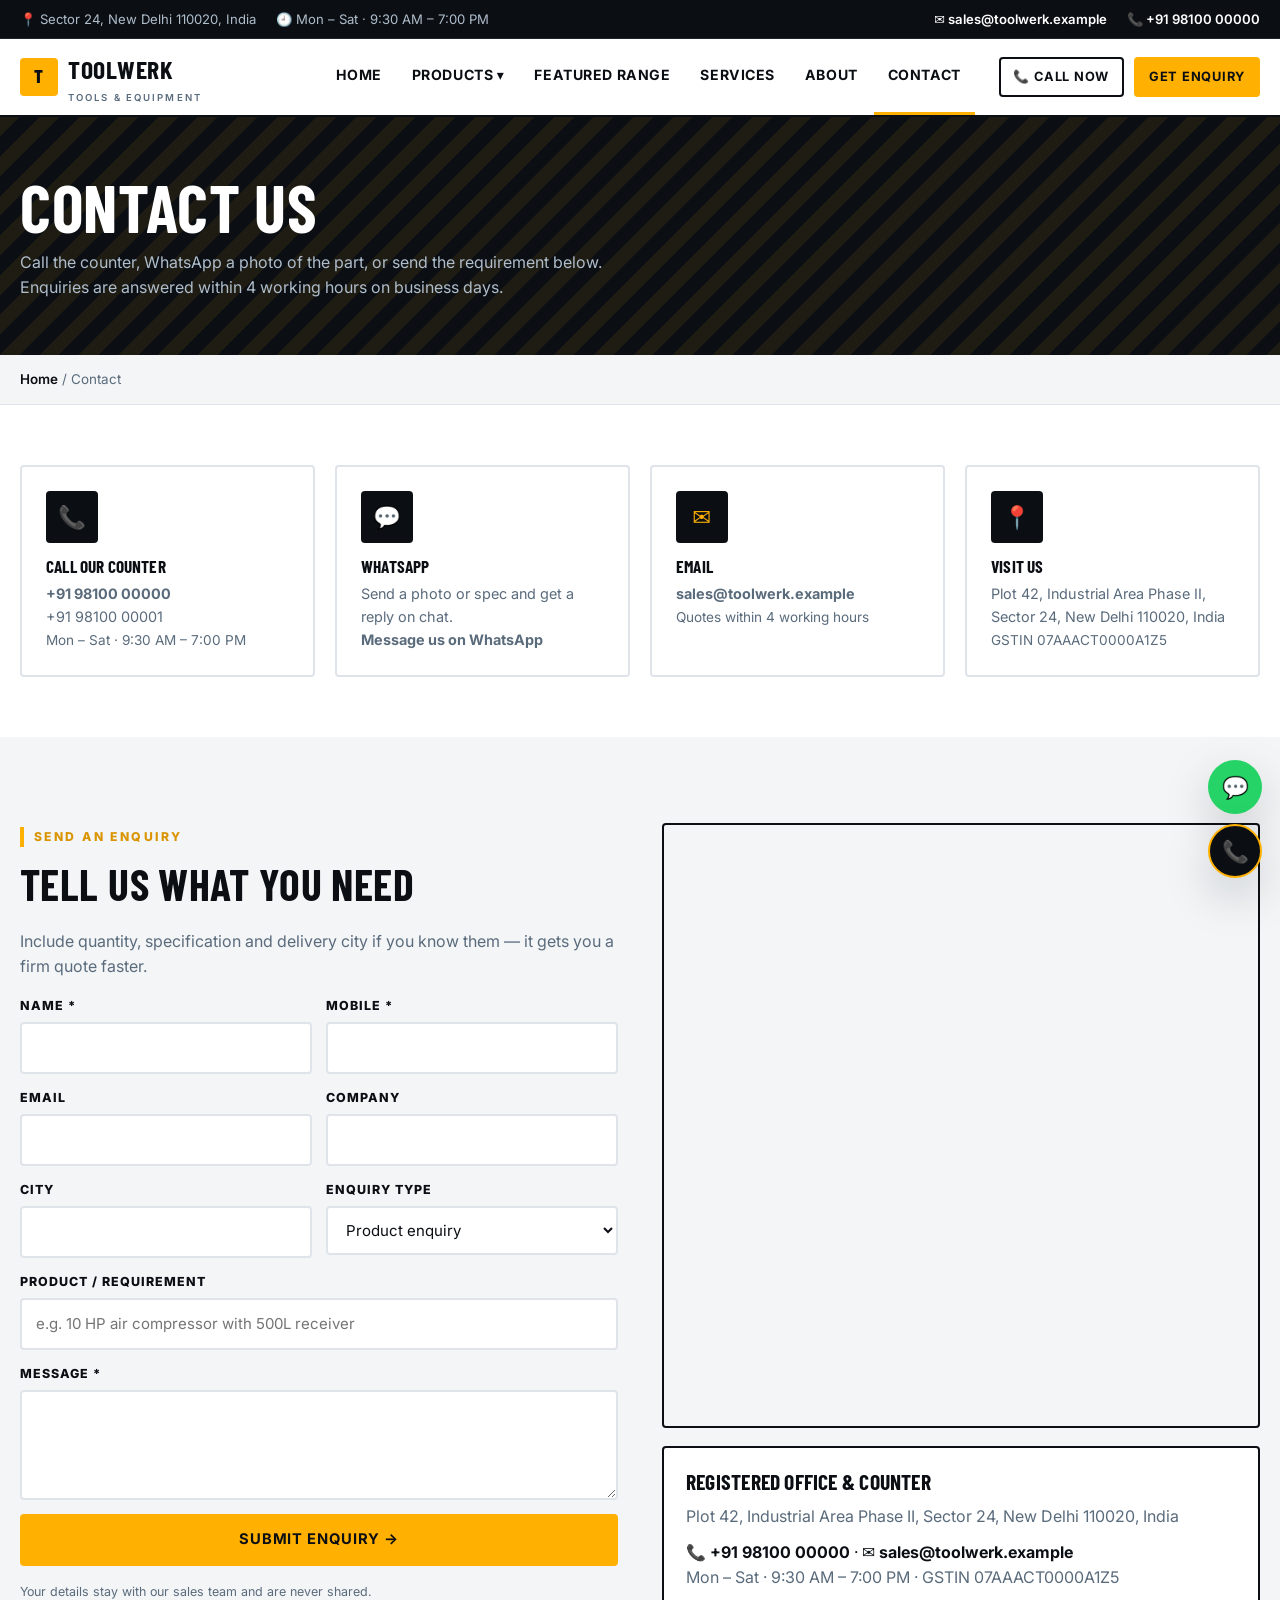
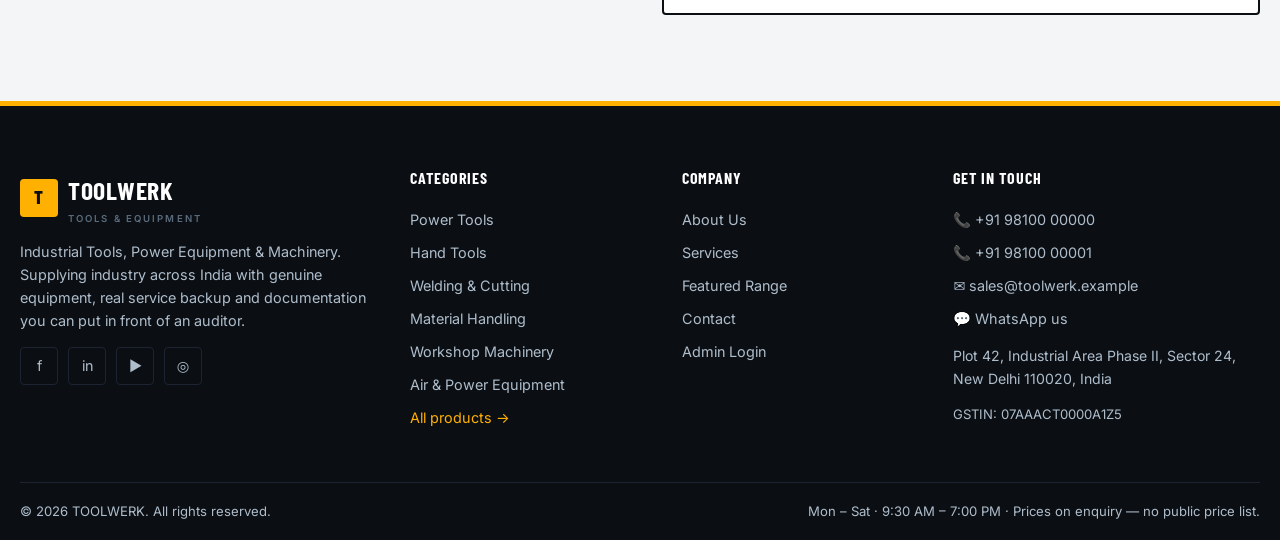
<file: contact.html>
<!doctype html>
<html lang="en">
<head>
<meta charset="utf-8"><meta name="viewport" content="width=device-width,initial-scale=1">
<title>Contact Us — TOOLWERK Industrial Tools & Equipment</title>
<meta name="description" content="Call, WhatsApp, email or visit our counter. Enquiries answered within 4 working hours.">
<link href="https://fonts.googleapis.com/css2?family=Barlow+Condensed:wght@600;700&family=Inter:wght@400;500;600;700;800&display=swap" rel="stylesheet">
<link rel="stylesheet" href="assets/css/style.css?v=1">
</head>
<body>
<div id="site-header"></div>
<section class="page-head"><div class="wrap"><h1>Contact Us</h1>
<p>Call the counter, WhatsApp a photo of the part, or send the requirement below. Enquiries are answered within 4 working hours on business days.</p></div></section>
<div class="crumbs"><div class="wrap"><a href="index.html">Home</a> / <span>Contact</span></div></div>

<section class="section tight"><div class="wrap">
  <div class="usp-grid" id="ways"></div>
</div></section>

<section class="section alt"><div class="wrap" style="display:grid;grid-template-columns:1fr 1fr;gap:44px;align-items:stretch">
  <div data-reveal>
    <span class="kicker">Send an enquiry</span><h2>Tell Us What You Need</h2>
    <p style="color:var(--steel)">Include quantity, specification and delivery city if you know them — it gets you a firm quote faster.</p>
    <div id="cOk" class="form-ok" hidden>✔ Thank you — your enquiry is logged. Our team will contact you shortly.</div>
    <form id="cForm" class="form-grid">
      <div class="field"><label>Name *</label><input name="name" required></div>
      <div class="field"><label>Mobile *</label><input name="phone" required></div>
      <div class="field"><label>Email</label><input type="email" name="email"></div>
      <div class="field"><label>Company</label><input name="company"></div>
      <div class="field"><label>City</label><input name="city"></div>
      <div class="field"><label>Enquiry type</label>
        <select name="type"><option>Product enquiry</option><option>Bulk / project supply</option>
        <option>Service or AMC</option><option>Spare parts</option><option>Rate contract</option><option>Other</option></select></div>
      <div class="field full"><label>Product / Requirement</label><input name="product" placeholder="e.g. 10 HP air compressor with 500L receiver"></div>
      <div class="field full"><label>Message *</label><textarea name="message" required></textarea></div>
      <div class="field full"><button class="btn btn-primary btn-block">Submit Enquiry →</button>
        <p class="form-note">Your details stay with our sales team and are never shared.</p></div>
    </form>
  </div>
  <div data-reveal data-d="1" style="display:flex;flex-direction:column;gap:18px">
    <div class="map-embed" style="min-height:420px"><iframe id="map" loading="lazy" referrerpolicy="no-referrer-when-downgrade" title="Location map"></iframe></div>
    <div style="border:2px solid var(--ink);border-radius:4px;padding:22px;background:var(--paper)">
      <h3>Registered office &amp; counter</h3>
      <p id="addr" style="color:var(--steel);margin-bottom:10px"></p>
      <p id="cInfo" style="margin:0"></p>
    </div>
  </div>
</div></section>

<div id="site-footer"></div>
<script src="assets/js/data.js?v=1"></script>
<script src="assets/js/site.js?v=1"></script>
<script>
boot('contact');
const s=TW.s;
$('#ways').innerHTML=[
 ['📞','Call our counter',`<a href="${telHref(s.phone)}"><b>${esc(s.phone)}</b></a><br><a href="${telHref(s.phone2)}">${esc(s.phone2)}</a><br><span style="font-size:.85rem">${esc(s.hours)}</span>`],
 ['💬','WhatsApp',`Send a photo or spec and get a reply on chat.<br><a href="${waHref(s.whatsapp)}"><b>Message us on WhatsApp</b></a>`],
 ['✉','Email',`<a href="mailto:${esc(s.email)}"><b>${esc(s.email)}</b></a><br><span style="font-size:.85rem">Quotes within 4 working hours</span>`],
 ['📍','Visit us',`${esc(s.address)}<br><span style="font-size:.85rem">GSTIN ${esc(s.gst)}</span>`]
].map((w,i)=>`<div class="usp" data-reveal data-d="${i}"><div class="ic">${w[0]}</div><h3>${w[1]}</h3><p>${w[2]}</p></div>`).join('');
$('#map').src=s.mapEmbed;
$('#addr').textContent=s.address;
$('#cInfo').innerHTML=`<a href="${telHref(s.phone)}" style="font-weight:700">📞 ${esc(s.phone)}</a> · 
  <a href="mailto:${esc(s.email)}" style="font-weight:700">✉ ${esc(s.email)}</a><br>
  <span style="color:var(--steel)">${esc(s.hours)} · GSTIN ${esc(s.gst)}</span>`;
bindForm('#cForm','Contact Page','#cOk');
initMotion();
</script>
</body></html>
</file>
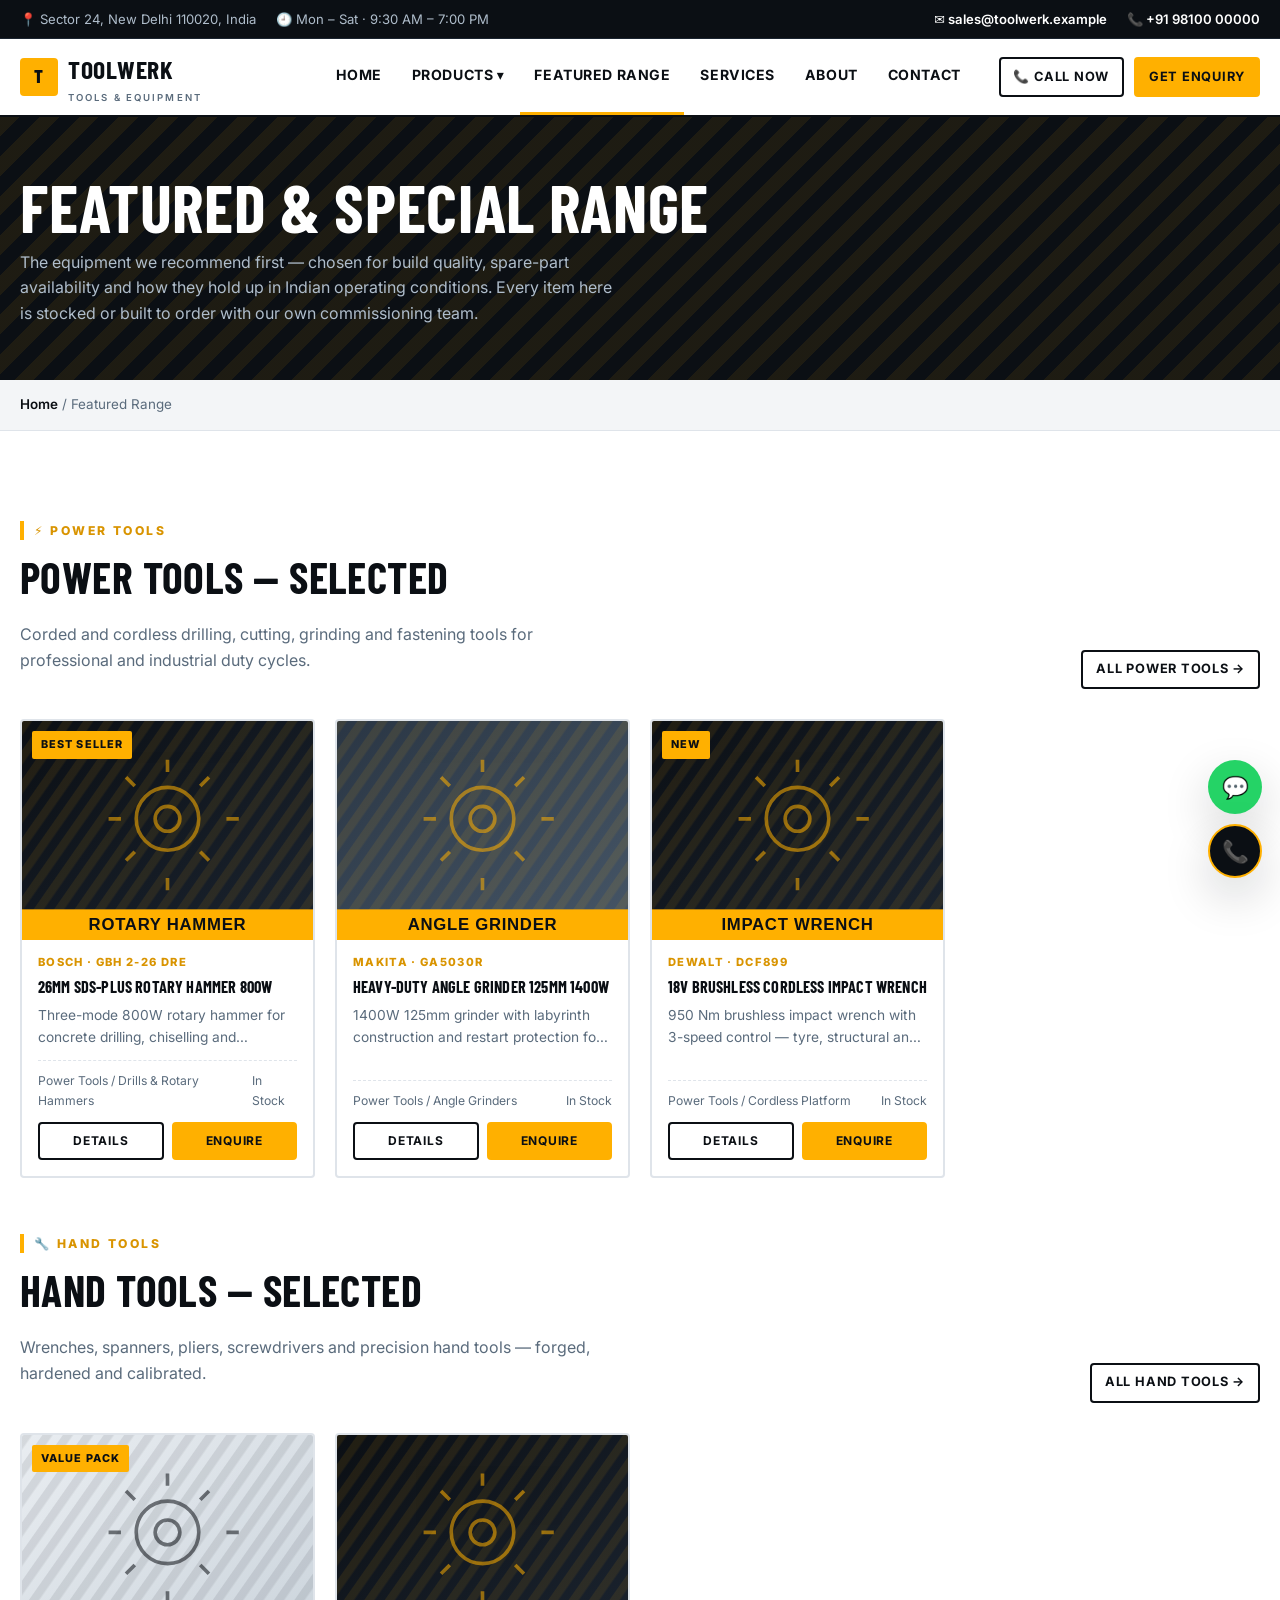
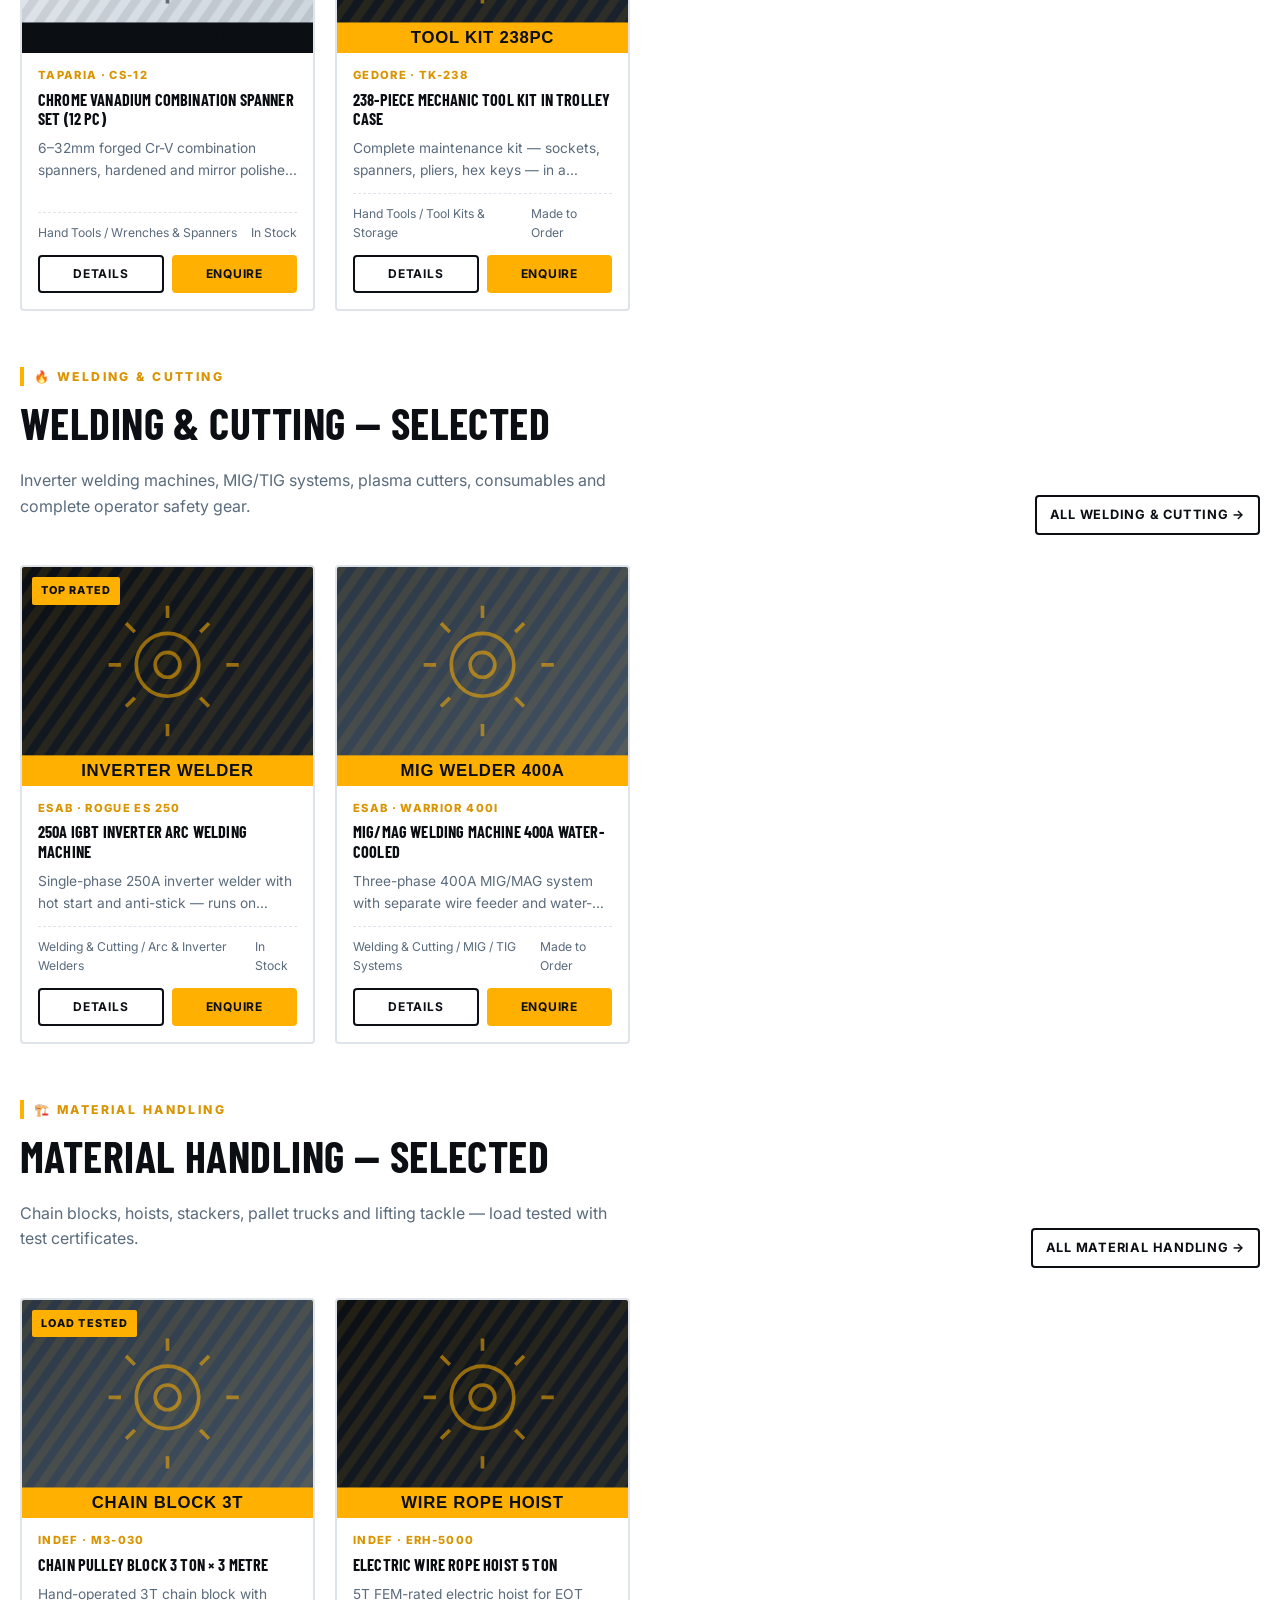
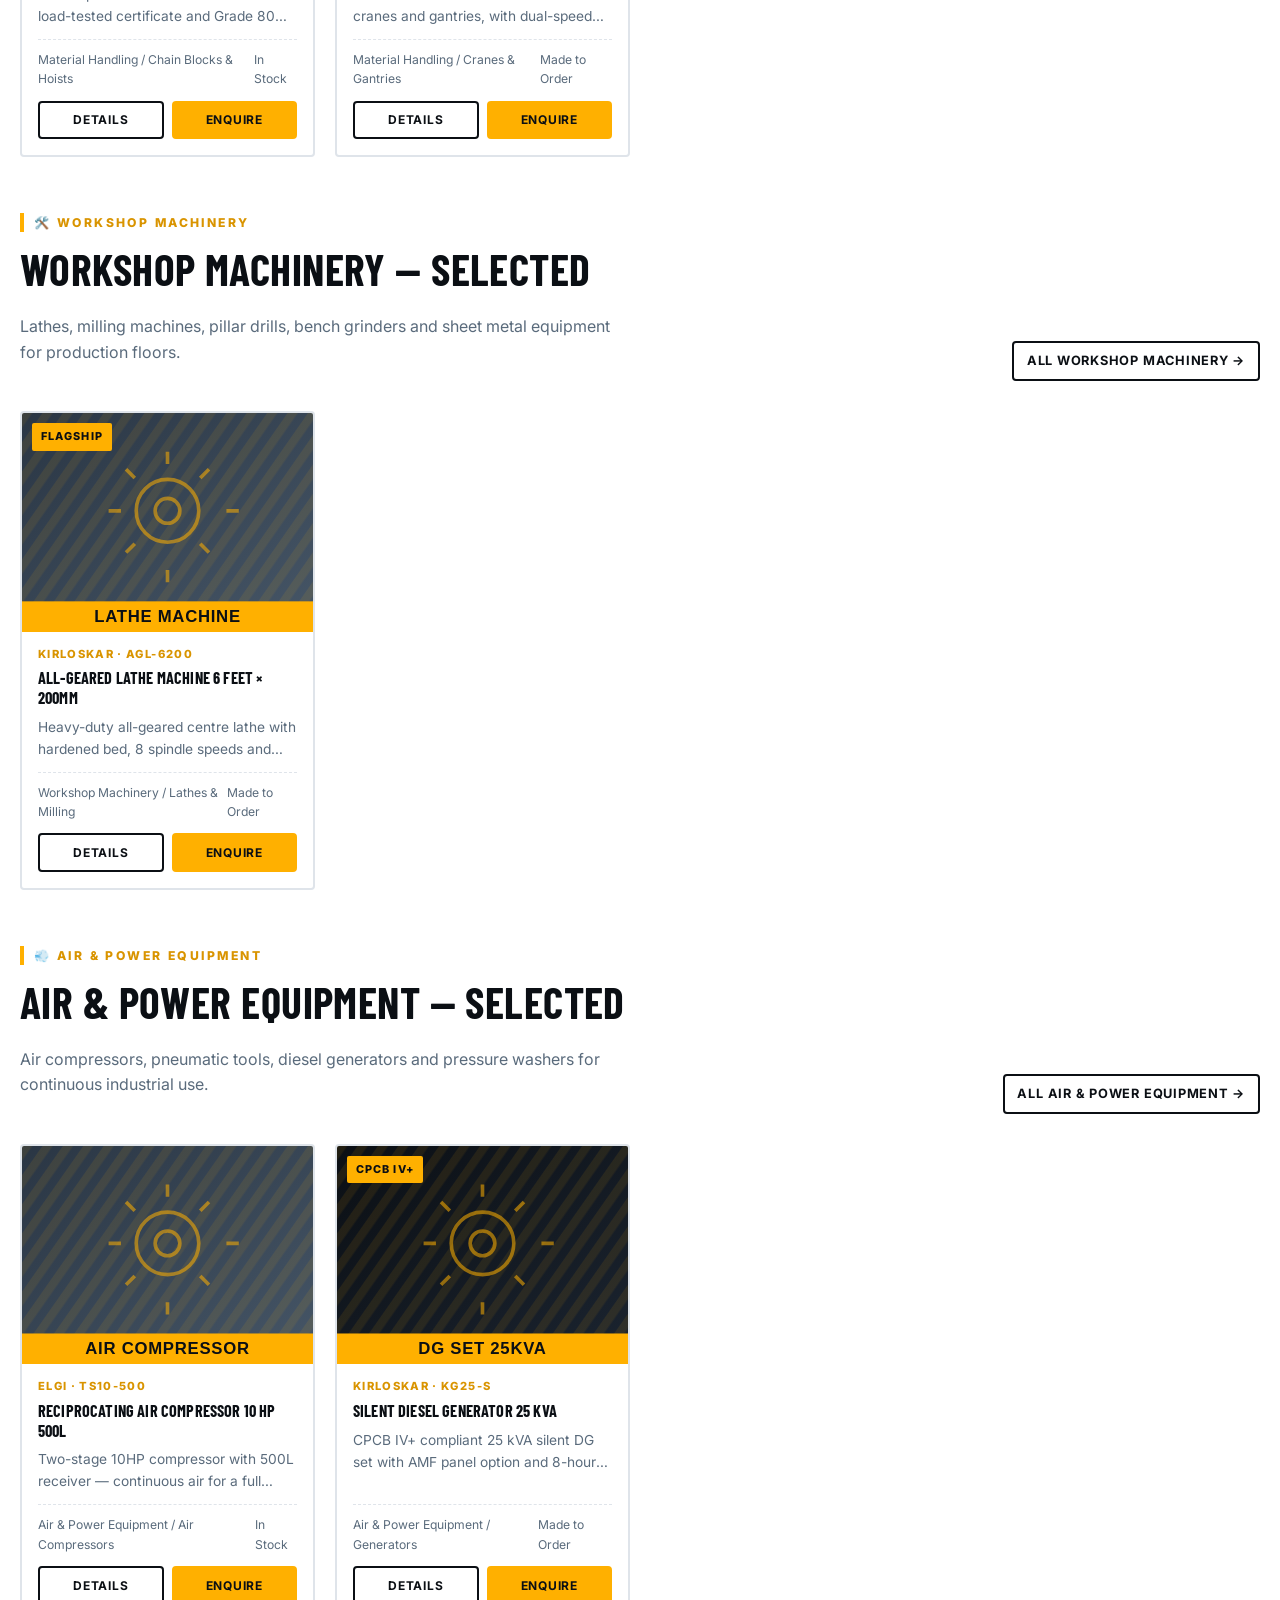
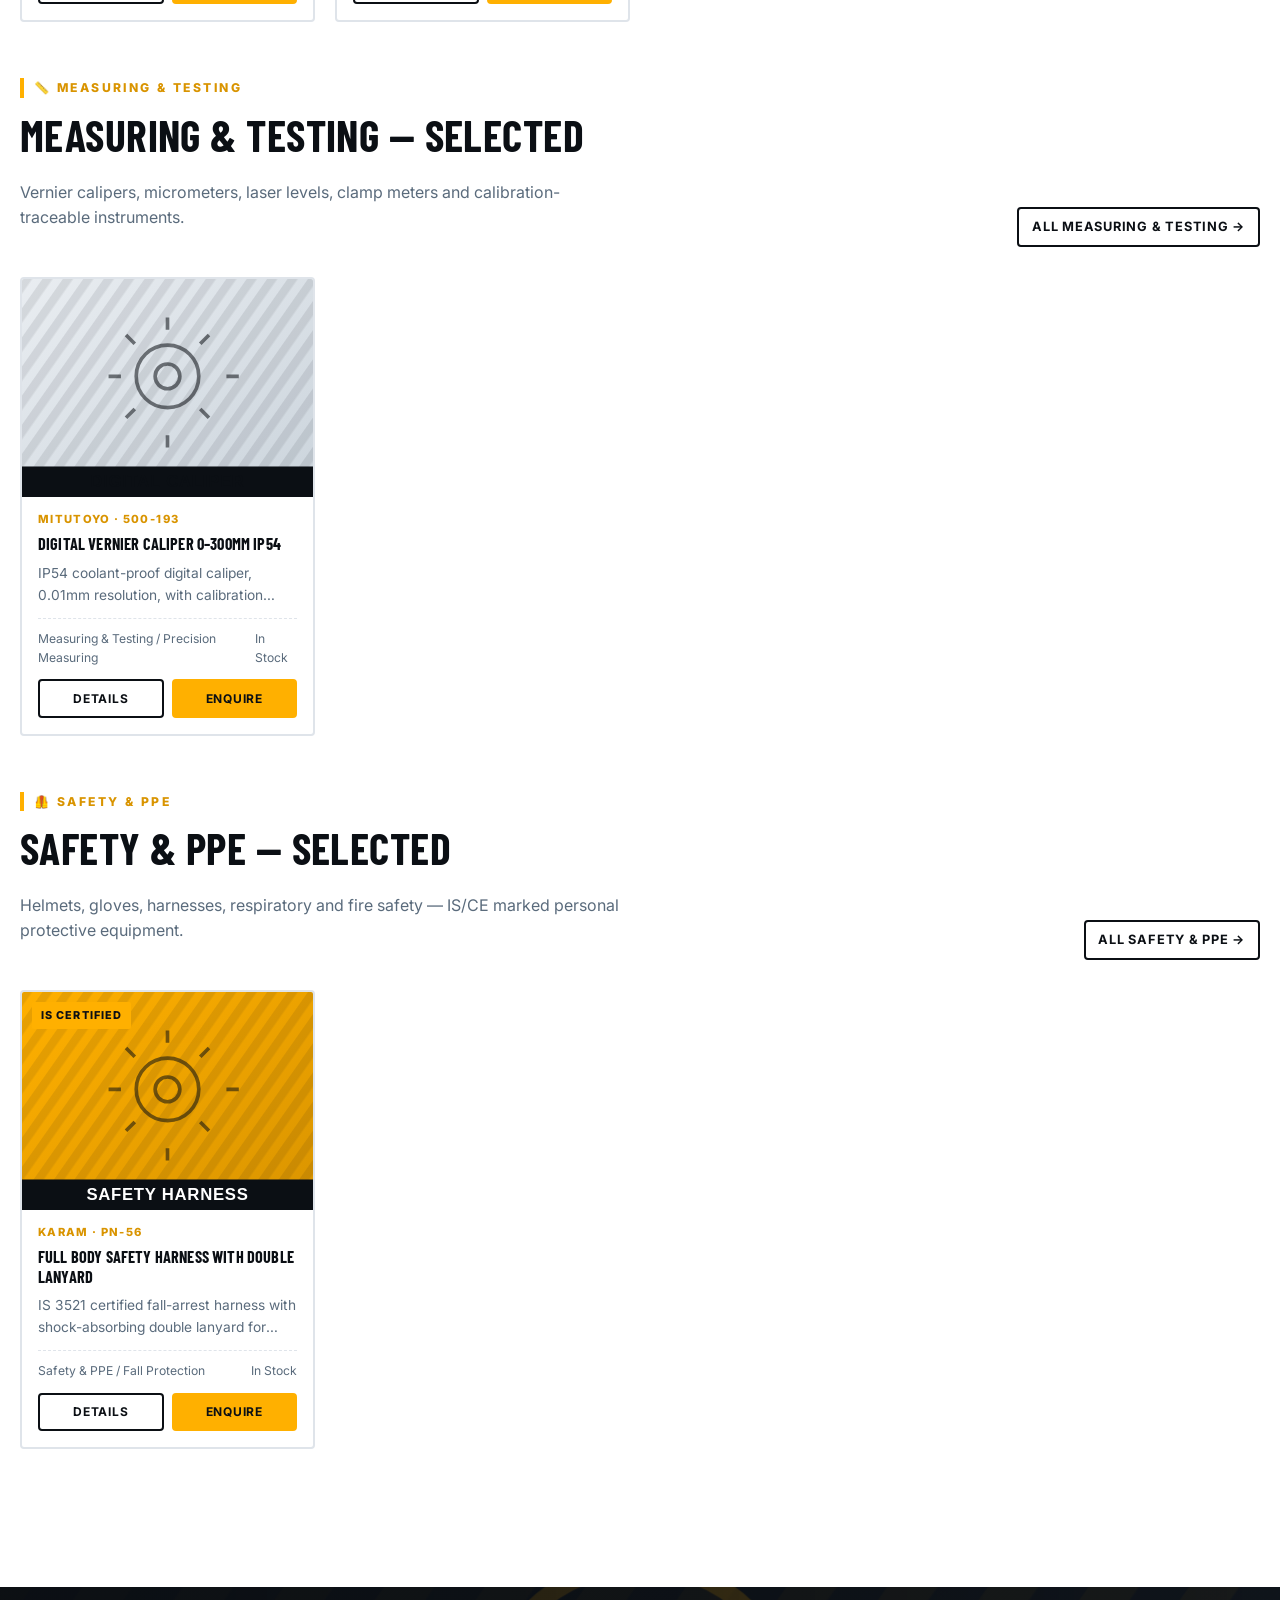
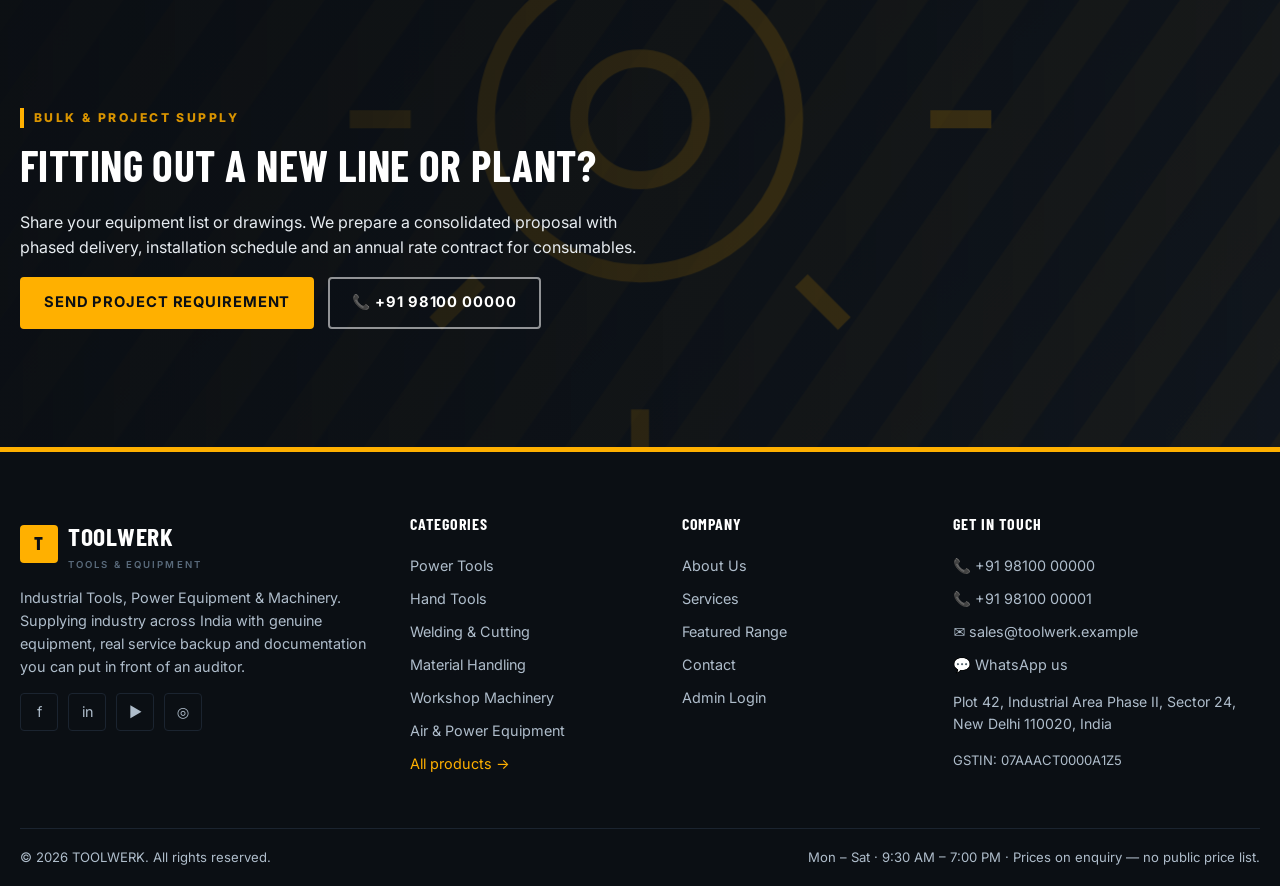
<file: featured.html>
<!doctype html>
<html lang="en">
<head>
<meta charset="utf-8"><meta name="viewport" content="width=device-width,initial-scale=1">
<title>Featured & Special Products — TOOLWERK</title>
<meta name="description" content="Our specially selected industrial equipment — flagship machines and best-selling tools with full service backup.">
<link href="https://fonts.googleapis.com/css2?family=Barlow+Condensed:wght@600;700&family=Inter:wght@400;500;600;700;800&display=swap" rel="stylesheet">
<link rel="stylesheet" href="assets/css/style.css?v=1">
</head>
<body>
<div id="site-header"></div>
<section class="page-head"><div class="wrap">
  <h1>Featured &amp; Special Range</h1>
  <p>The equipment we recommend first — chosen for build quality, spare-part availability and how they hold up in Indian operating conditions. Every item here is stocked or built to order with our own commissioning team.</p>
</div></section>
<div class="crumbs"><div class="wrap"><a href="index.html">Home</a> / <span>Featured Range</span></div></div>

<section class="section">
  <div class="wrap">
    <div id="featByCat"></div>
  </div>
</section>

<section class="parallax">
  <div class="pbg" id="fBg"></div>
  <div class="wrap"><div style="max-width:640px" data-reveal>
    <span class="kicker">Bulk & project supply</span>
    <h2 style="color:#fff">Fitting out a new line or plant?</h2>
    <p style="color:#E7ECF1">Share your equipment list or drawings. We prepare a consolidated proposal with phased delivery, installation schedule and an annual rate contract for consumables.</p>
    <div class="hero-actions">
      <a class="btn btn-primary" href="#" data-enquire="Project / bulk requirement">Send Project Requirement</a>
      <a class="btn btn-ghost" id="fCall" href="#">📞 Call Now</a>
    </div>
  </div></div>
</section>

<div id="site-footer"></div>
<script src="assets/js/data.js?v=1"></script>
<script src="assets/js/site.js?v=1"></script>
<script>
boot('featured');
const feats=TW.prods.filter(p=>p.featured);
const groups={};
feats.forEach(p=>{(groups[p.cat]=groups[p.cat]||[]).push(p)});
$('#featByCat').innerHTML=Object.keys(groups).map(cid=>{
  const c=TW.cat(cid);
  return `<div style="margin-bottom:52px">
    <div class="rail-head" data-reveal>
      <div><span class="kicker">${c.icon} ${esc(c.name)}</span><h2>${esc(c.name)} — Selected</h2>
      <p style="color:var(--steel);max-width:60ch">${esc(c.desc)}</p></div>
      <a class="btn btn-outline btn-sm" href="products.html?cat=${c.slug}">All ${esc(c.name)} →</a>
    </div>
    <div class="prod-grid">${groups[cid].map(cardHTML).join('')}</div>
  </div>`;
}).join('');
$('#fBg').style.backgroundImage=`url('${TW.s.heroSlides[2].img}')`;
$('#fCall').href=telHref(TW.s.phone); $('#fCall').textContent='📞 '+TW.s.phone;
initMotion();
</script>
</body></html>
</file>
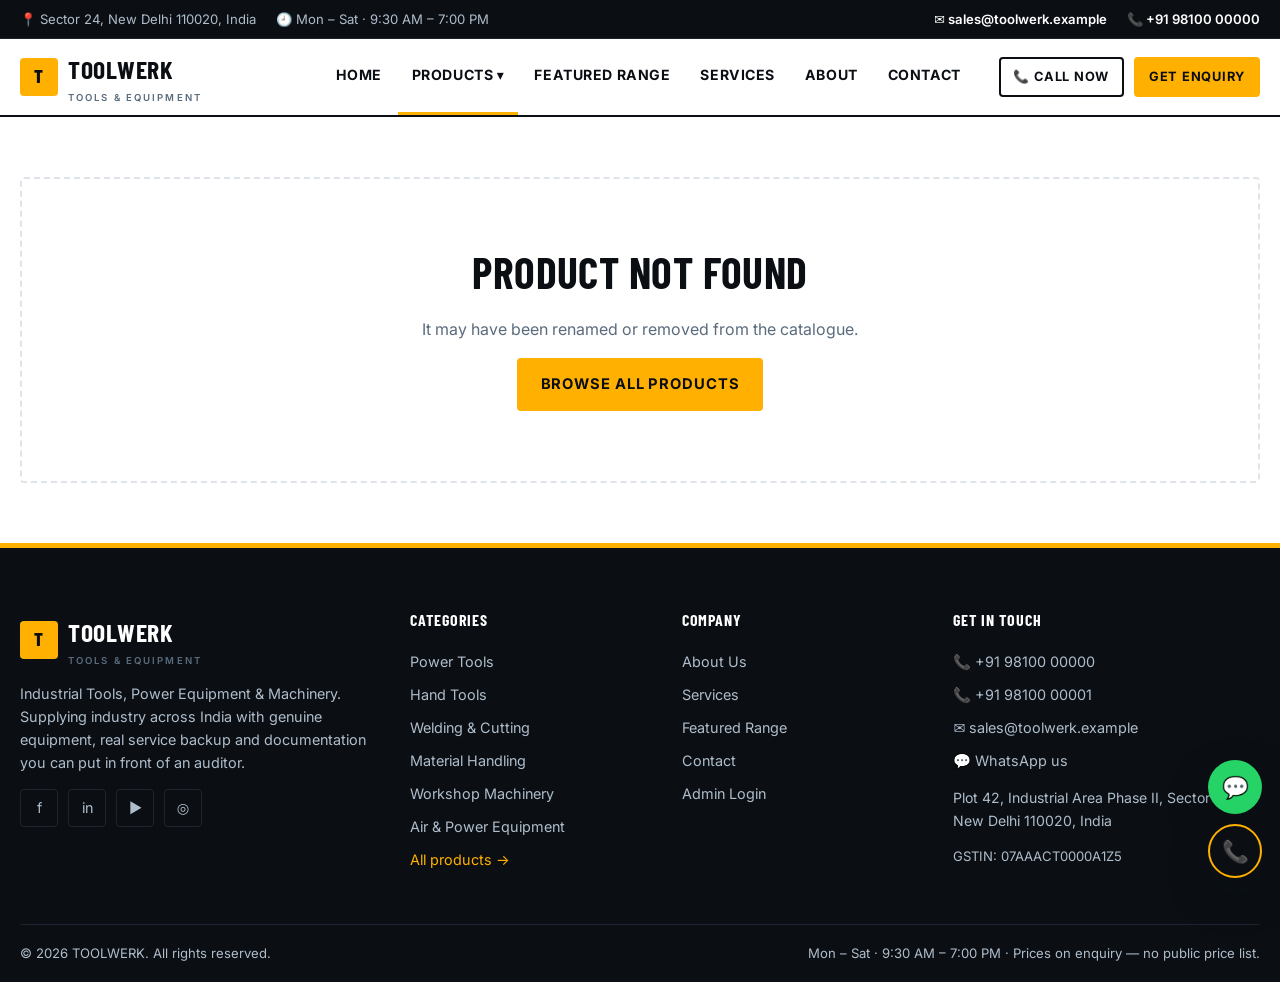
<file: product.html>
<!doctype html>
<html lang="en">
<head>
<meta charset="utf-8"><meta name="viewport" content="width=device-width,initial-scale=1">
<title>Product — TOOLWERK</title>
<meta name="description" content="Full technical specifications, features and applications. Send an enquiry for pricing and availability.">
<link href="https://fonts.googleapis.com/css2?family=Barlow+Condensed:wght@600;700&family=Inter:wght@400;500;600;700;800&display=swap" rel="stylesheet">
<link rel="stylesheet" href="assets/css/style.css?v=1">
</head>
<body>
<div id="site-header"></div>
<div id="pdRoot"></div>
<div id="site-footer"></div>
<script src="assets/js/data.js?v=1"></script>
<script src="assets/js/site.js?v=1"></script>
<script>boot('products'); initProduct();</script>
</body></html>
</file>
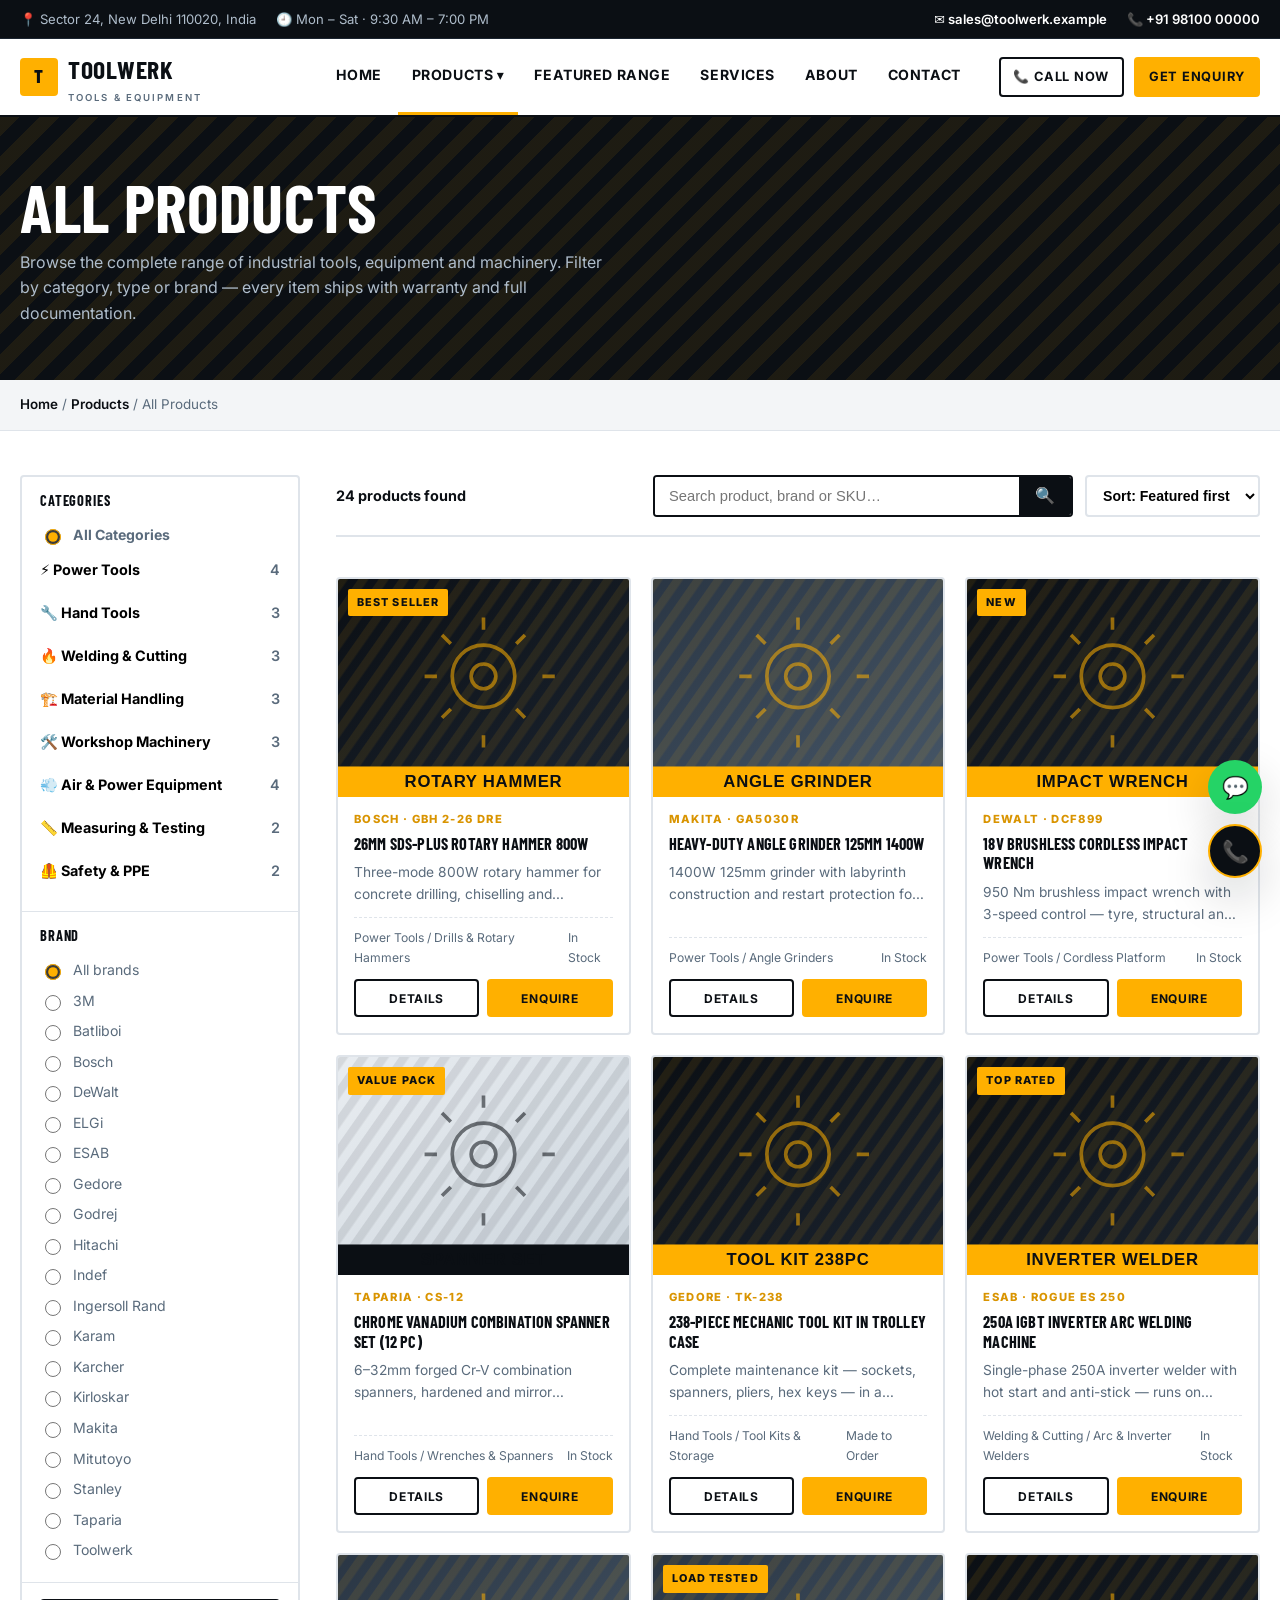
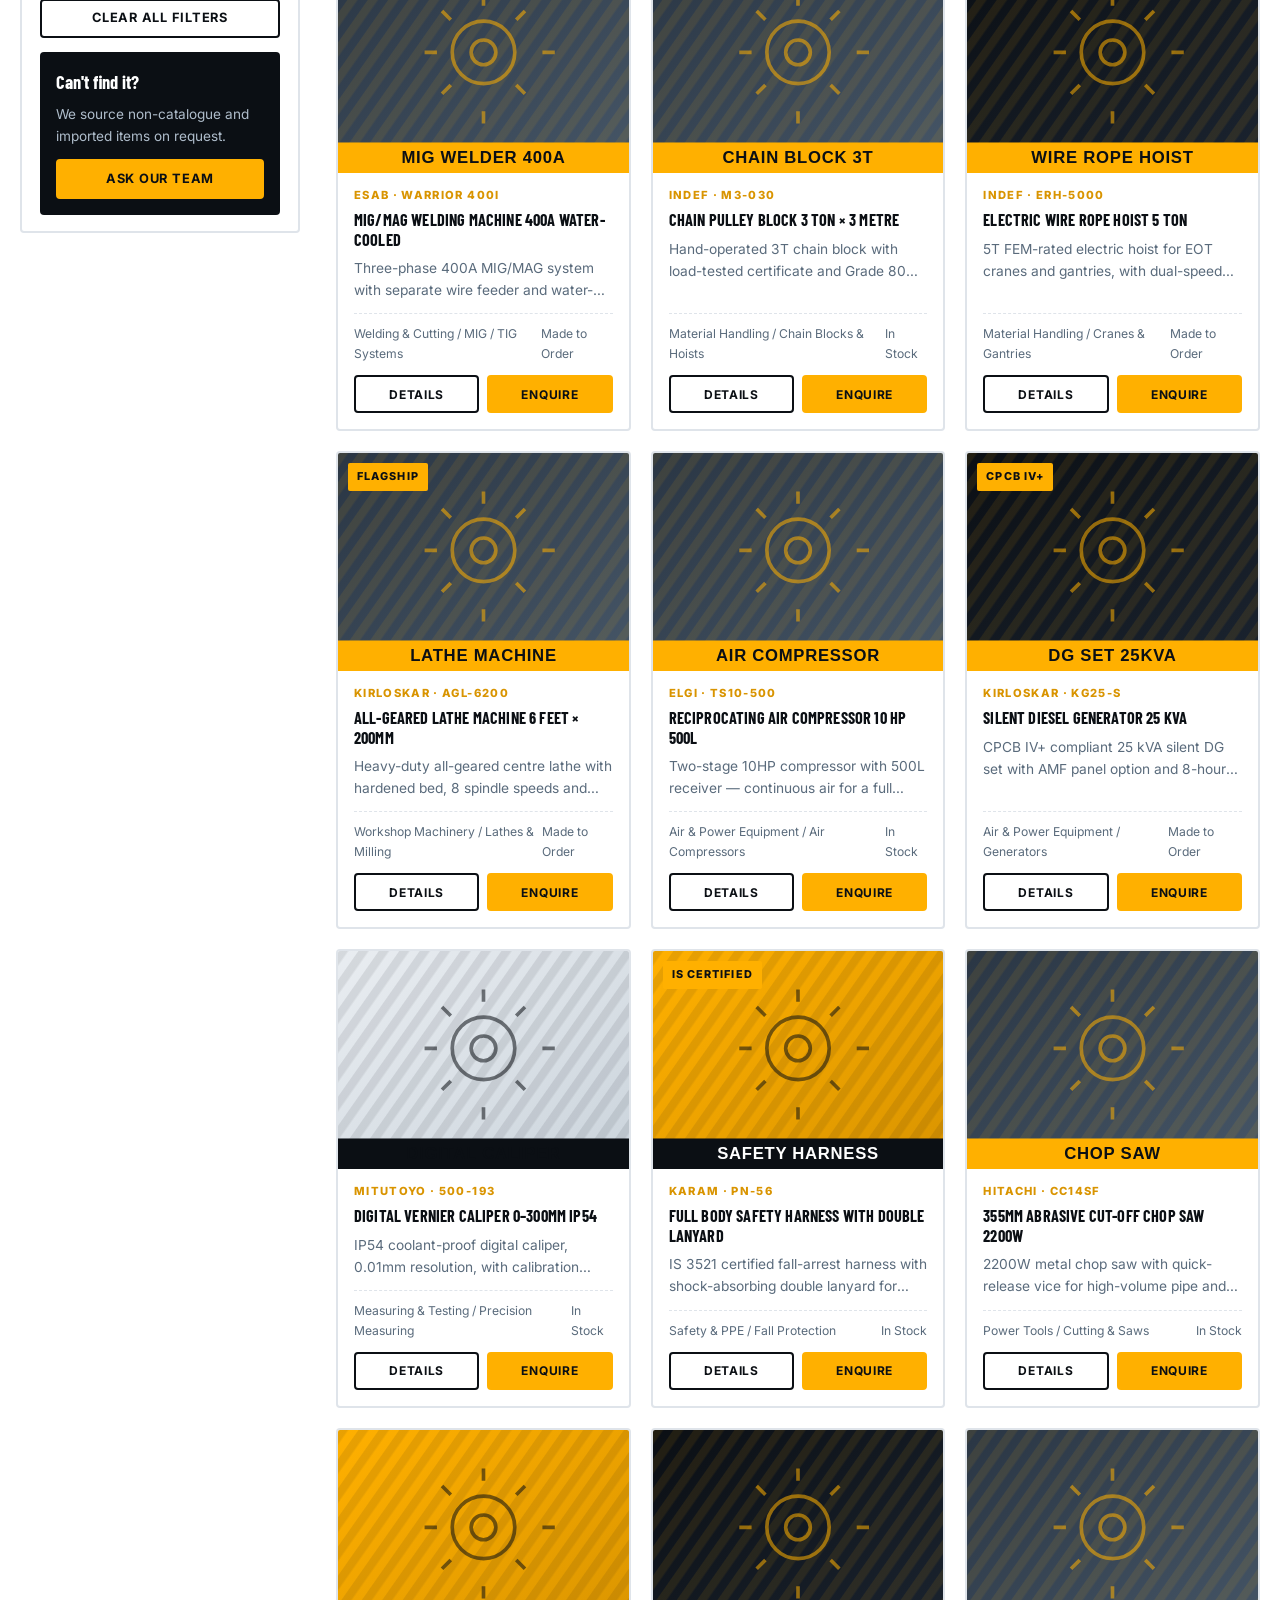
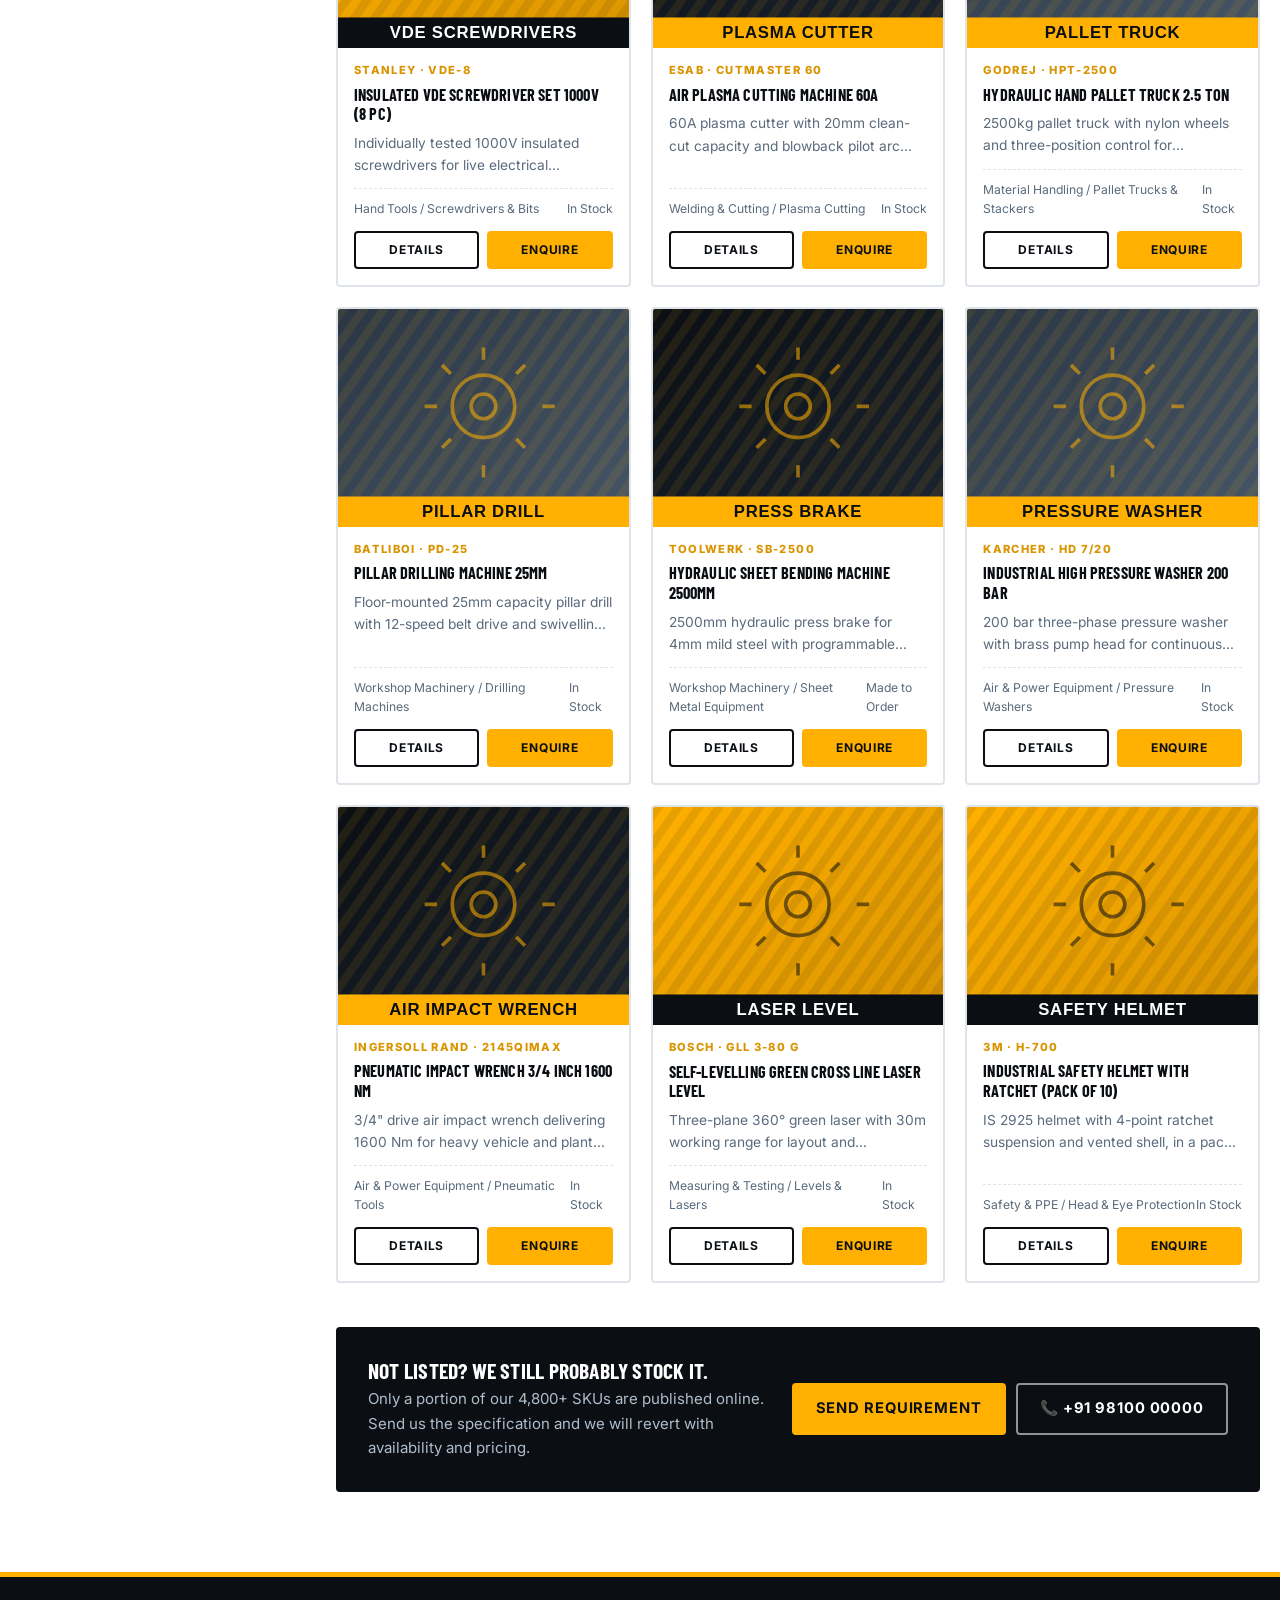
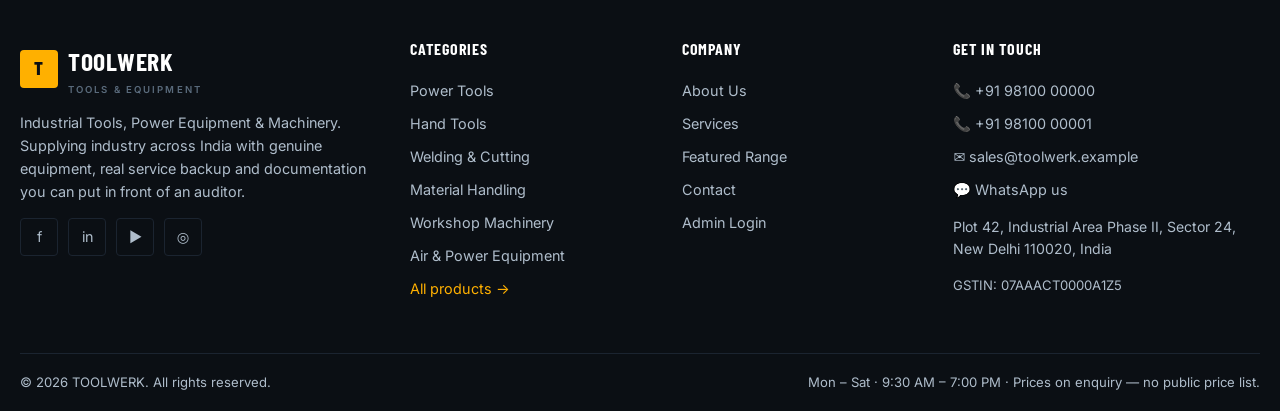
<file: products.html>
<!doctype html>
<html lang="en">
<head>
<meta charset="utf-8"><meta name="viewport" content="width=device-width,initial-scale=1">
<title>Product Catalogue — TOOLWERK Industrial Tools & Equipment</title>
<meta name="description" content="Browse power tools, hand tools, welding machines, material handling, workshop machinery, compressors, measuring instruments and safety equipment.">
<link href="https://fonts.googleapis.com/css2?family=Barlow+Condensed:wght@600;700&family=Inter:wght@400;500;600;700;800&display=swap" rel="stylesheet">
<link rel="stylesheet" href="assets/css/style.css?v=1">
</head>
<body>
<div id="site-header"></div>

<section class="page-head">
  <div class="wrap">
    <h1 id="catTitle">All Products</h1>
    <p id="catDesc"></p>
  </div>
</section>
<div class="crumbs"><div class="wrap"><a href="index.html">Home</a> / <a href="products.html">Products</a> / <span id="crumbNow"></span></div></div>

<div class="wrap catalog">
  <aside class="filters" id="filters"></aside>
  <main>
    <div class="toolbar">
      <span class="count" id="count"></span>
      <form class="search-box" id="searchForm">
        <input id="q" placeholder="Search product, brand or SKU…" aria-label="Search products">
        <button type="submit">🔍</button>
      </form>
      <select class="sel" id="sort" aria-label="Sort">
        <option value="featured">Sort: Featured first</option>
        <option value="az">Name A–Z</option>
        <option value="za">Name Z–A</option>
        <option value="brand">Brand</option>
      </select>
      <button class="btn btn-dark btn-sm mobile-filter-btn" id="openFilters">☰ Filters</button>
    </div>
    <div class="chips" id="chips"></div>
    <div class="prod-grid" id="grid"></div>

    <div style="margin-top:44px;background:var(--ink);color:#fff;border-radius:4px;padding:32px;display:flex;gap:24px;align-items:center;flex-wrap:wrap">
      <div style="flex:1;min-width:260px">
        <h3 style="color:#fff;margin-bottom:6px">Not listed? We still probably stock it.</h3>
        <p style="color:var(--on-dark-mute);margin:0;font-size:.94rem">Only a portion of our 4,800+ SKUs are published online. Send us the specification and we will revert with availability and pricing.</p>
      </div>
      <div style="display:flex;gap:10px;flex-wrap:wrap">
        <a class="btn btn-primary" href="#" data-enquire="">Send Requirement</a>
        <a class="btn btn-ghost" id="catCall" href="#">📞 Call Now</a>
      </div>
    </div>
  </main>
</div>

<div id="site-footer"></div>
<script src="assets/js/data.js?v=1"></script>
<script src="assets/js/site.js?v=1"></script>
<script>
boot('products'); initCatalog();
$('#catCall').href=telHref(TW.s.phone); $('#catCall').textContent='📞 '+TW.s.phone;
</script>
</body></html>
</file>
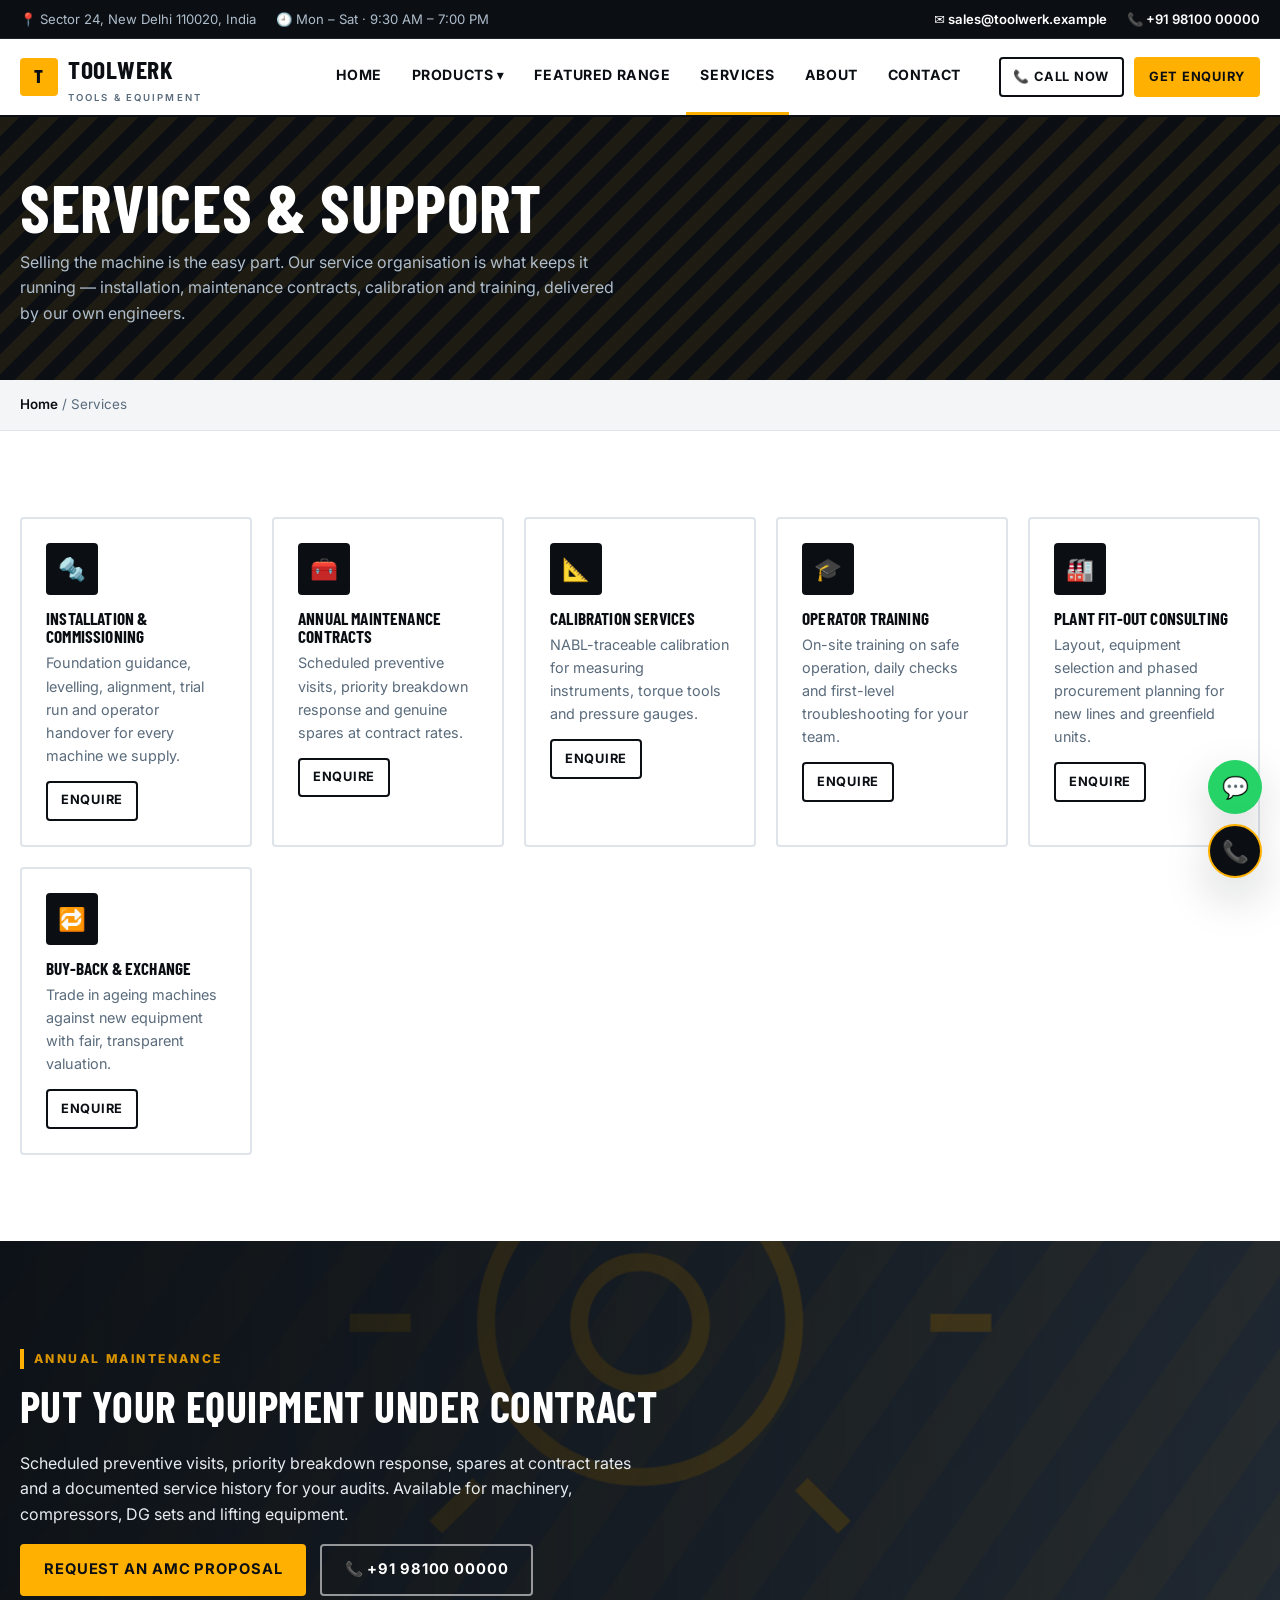
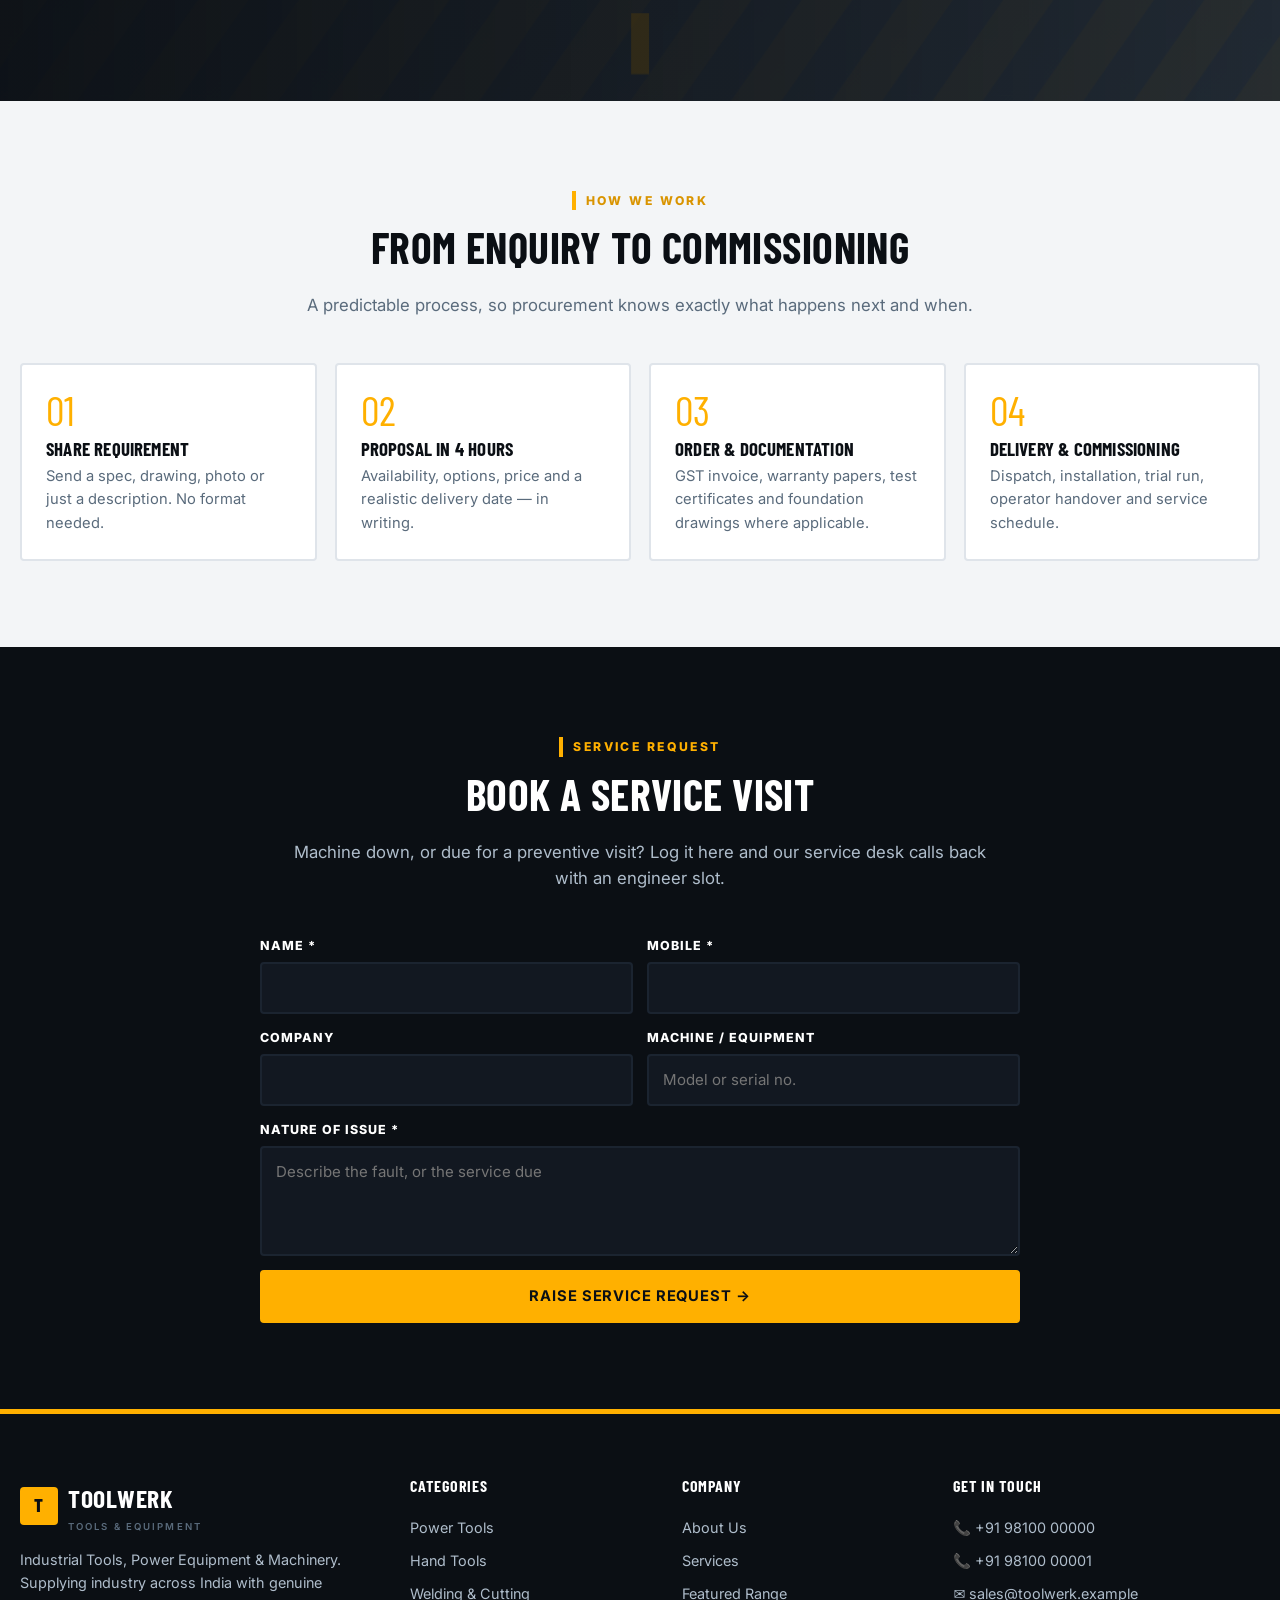
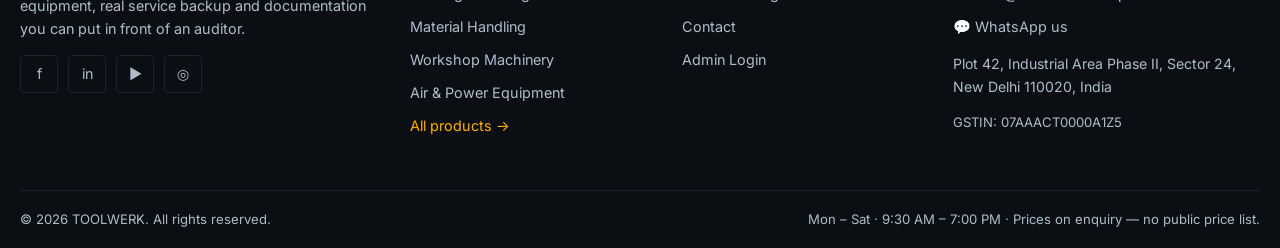
<file: services.html>
<!doctype html>
<html lang="en">
<head>
<meta charset="utf-8"><meta name="viewport" content="width=device-width,initial-scale=1">
<title>Services — Installation, AMC, Calibration & Training | TOOLWERK</title>
<meta name="description" content="Installation and commissioning, annual maintenance contracts, calibration, operator training and plant fit-out consulting.">
<link href="https://fonts.googleapis.com/css2?family=Barlow+Condensed:wght@600;700&family=Inter:wght@400;500;600;700;800&display=swap" rel="stylesheet">
<link rel="stylesheet" href="assets/css/style.css?v=1">
</head>
<body>
<div id="site-header"></div>
<section class="page-head"><div class="wrap"><h1>Services &amp; Support</h1>
<p>Selling the machine is the easy part. Our service organisation is what keeps it running — installation, maintenance contracts, calibration and training, delivered by our own engineers.</p></div></section>
<div class="crumbs"><div class="wrap"><a href="index.html">Home</a> / <span>Services</span></div></div>

<section class="section"><div class="wrap">
  <div class="usp-grid" id="svc"></div>
</div></section>

<section class="parallax">
  <div class="pbg" id="sBg"></div>
  <div class="wrap"><div style="max-width:640px" data-reveal>
    <span class="kicker">Annual maintenance</span>
    <h2 style="color:#fff">Put your equipment under contract</h2>
    <p style="color:#E7ECF1">Scheduled preventive visits, priority breakdown response, spares at contract rates and a documented service history for your audits. Available for machinery, compressors, DG sets and lifting equipment.</p>
    <div class="hero-actions">
      <a class="btn btn-primary" href="#" data-enquire="AMC / Service Contract">Request an AMC Proposal</a>
      <a class="btn btn-ghost" id="sCall" href="#">📞 Call Now</a>
    </div>
  </div></div>
</section>

<section class="section alt"><div class="wrap">
  <div class="sec-head center" data-reveal><span class="kicker">How we work</span><h2>From Enquiry to Commissioning</h2>
  <p>A predictable process, so procurement knows exactly what happens next and when.</p></div>
  <div class="cat-grid" id="steps"></div>
</div></section>

<section class="section dark"><div class="wrap" style="max-width:760px;margin-inline:auto">
  <div class="sec-head center" data-reveal><span class="kicker">Service request</span><h2>Book a Service Visit</h2>
  <p>Machine down, or due for a preventive visit? Log it here and our service desk calls back with an engineer slot.</p></div>
  <div id="svcOk" class="form-ok" hidden>✔ Service request logged. Our service desk will call you shortly.</div>
  <form id="svcForm" class="form-grid" data-reveal>
    <div class="field"><label>Name *</label><input name="name" required></div>
    <div class="field"><label>Mobile *</label><input name="phone" required></div>
    <div class="field"><label>Company</label><input name="company"></div>
    <div class="field"><label>Machine / Equipment</label><input name="product" placeholder="Model or serial no."></div>
    <div class="field full"><label>Nature of issue *</label><textarea name="message" required placeholder="Describe the fault, or the service due"></textarea></div>
    <div class="field full"><button class="btn btn-primary btn-block">Raise Service Request →</button></div>
  </form>
</div></section>

<div id="site-footer"></div>
<script src="assets/js/data.js?v=1"></script>
<script src="assets/js/site.js?v=1"></script>
<script>
boot('services');
$('#svc').innerHTML=TW.pages.services.map((x,i)=>`<div class="usp" data-reveal data-d="${i%4}">
  <div class="ic">${x.i}</div><h3>${esc(x.t)}</h3><p>${esc(x.d)}</p>
  <a class="btn btn-outline btn-sm" style="margin-top:14px" href="#" data-enquire="${esc(x.t)}">Enquire</a></div>`).join('');
const steps=[["01","Share requirement","Send a spec, drawing, photo or just a description. No format needed."],
["02","Proposal in 4 hours","Availability, options, price and a realistic delivery date — in writing."],
["03","Order & documentation","GST invoice, warranty papers, test certificates and foundation drawings where applicable."],
["04","Delivery & commissioning","Dispatch, installation, trial run, operator handover and service schedule."]];
$('#steps').innerHTML=steps.map((s,i)=>`<div class="cat-card" style="padding:24px" data-reveal data-d="${i}">
  <div style="font-family:var(--font-head);font-size:2.6rem;color:var(--amber);line-height:1">${s[0]}</div>
  <h3 style="margin-top:8px">${s[1]}</h3><p style="color:var(--steel);font-size:.92rem;margin:0">${s[2]}</p></div>`).join('');
$('#sBg').style.backgroundImage=`url('${TW.s.heroSlides[1].img}')`;
$('#sCall').href=telHref(TW.s.phone); $('#sCall').textContent='📞 '+TW.s.phone;
bindForm('#svcForm','Service Request','#svcOk');
initMotion();
</script>
</body></html>
</file>
<file: assets/css/style.css>
/* ==========================================================
   TOOLWERK — Industrial Tools & Equipment
   Global stylesheet. High-contrast industrial theme.
   ========================================================== */

:root{
  /* Core palette — every pair below is contrast-checked (>= 4.5:1) */
  --ink:#0B0F14;           /* near-black base            */
  --ink-2:#121821;         /* raised dark surface        */
  --ink-3:#1B2430;         /* dark border / hover        */
  --steel:#5A6B7C;         /* muted text on light        */
  --line:#DFE4EA;          /* light border               */
  --paper:#FFFFFF;         /* light surface              */
  --paper-2:#F3F5F7;       /* light alt surface          */
  --amber:#FFB000;         /* safety amber — primary CTA */
  --amber-d:#D99400;       /* amber pressed              */
  --red:#E03A26;           /* alert / badge              */
  --green:#12A150;         /* in-stock / success         */
  --on-dark:#FFFFFF;
  --on-dark-mute:#AFBDCB;
  --on-light:#0B0F14;
  --on-amber:#0B0F14;      /* black on amber = 10.4:1    */

  --r:4px;                 /* industrial = low radius    */
  --r-lg:8px;
  --shadow:0 2px 8px rgba(11,15,20,.08);
  --shadow-lg:0 18px 48px rgba(11,15,20,.18);
  --wrap:1240px;
  --nav-h:76px;
  --ease:cubic-bezier(.22,.61,.36,1);
  --font:"Inter","Helvetica Neue",Arial,system-ui,sans-serif;
  --font-head:"Barlow Condensed","Oswald","Arial Narrow",Impact,sans-serif;
}

*,*::before,*::after{box-sizing:border-box}
html{scroll-behavior:smooth}
body{
  margin:0;font-family:var(--font);color:var(--on-light);background:var(--paper);
  font-size:16px;line-height:1.6;-webkit-font-smoothing:antialiased;overflow-x:hidden;
}
img{max-width:100%;display:block}
a{color:inherit;text-decoration:none}
button{font:inherit;cursor:pointer}
h1,h2,h3,h4{font-family:var(--font-head);font-weight:700;letter-spacing:.01em;line-height:1.06;margin:0 0 .5em;text-transform:uppercase}
h1{font-size:clamp(2.4rem,5.2vw,4.4rem)}
h2{font-size:clamp(1.9rem,3.4vw,3rem)}
h3{font-size:1.35rem}
p{margin:0 0 1em}
.wrap{width:min(100% - 40px,var(--wrap));margin-inline:auto}
.sr{position:absolute;width:1px;height:1px;overflow:hidden;clip:rect(0 0 0 0)}

/* ---------- Buttons ---------- */
.btn{
  display:inline-flex;align-items:center;gap:.55em;border:2px solid transparent;
  padding:.85em 1.5em;border-radius:var(--r);font-weight:700;font-size:.92rem;
  text-transform:uppercase;letter-spacing:.06em;transition:.2s var(--ease);white-space:nowrap;
}
.btn-primary{background:var(--amber);color:var(--on-amber);border-color:var(--amber)}
.btn-primary:hover{background:var(--amber-d);border-color:var(--amber-d);transform:translateY(-2px)}
.btn-dark{background:var(--ink);color:var(--on-dark);border-color:var(--ink)}
.btn-dark:hover{background:var(--ink-3);border-color:var(--ink-3);transform:translateY(-2px)}
.btn-ghost{background:transparent;color:var(--on-dark);border-color:rgba(255,255,255,.55)}
.btn-ghost:hover{background:var(--on-dark);color:var(--ink);border-color:var(--on-dark)}
.btn-outline{background:transparent;color:var(--ink);border-color:var(--ink)}
.btn-outline:hover{background:var(--ink);color:var(--on-dark)}
.btn-sm{padding:.6em 1em;font-size:.8rem}
.btn-block{width:100%;justify-content:center}

/* ---------- Top utility bar ---------- */
.topbar{background:var(--ink);color:var(--on-dark-mute);font-size:.82rem;border-bottom:1px solid var(--ink-3)}
.topbar .wrap{display:flex;justify-content:space-between;align-items:center;gap:16px;height:38px}
.topbar a{color:var(--on-dark);font-weight:600}
.topbar a:hover{color:var(--amber)}
.topbar .tb-list{display:flex;gap:20px;align-items:center}
.tb-badge{color:var(--amber);font-weight:700}

/* ---------- Header / Nav ---------- */
.site-head{position:sticky;top:0;z-index:900;background:var(--paper);border-bottom:2px solid var(--ink);transition:box-shadow .25s}
.site-head.scrolled{box-shadow:var(--shadow-lg)}
.nav{display:flex;align-items:center;gap:24px;height:var(--nav-h)}
.brand{display:flex;align-items:center;gap:10px;font-family:var(--font-head);font-size:1.6rem;font-weight:700;text-transform:uppercase;letter-spacing:.02em}
.brand .mark{width:38px;height:38px;background:var(--amber);color:var(--ink);display:grid;place-items:center;border-radius:var(--r);font-size:1.15rem;font-weight:800}
.brand small{display:block;font-family:var(--font);font-size:.6rem;letter-spacing:.22em;color:var(--steel);font-weight:600}
.menu{display:flex;gap:2px;margin-left:auto;align-items:center;height:100%}
.menu > li{position:relative;height:100%;display:flex;align-items:center;list-style:none}
.menu > li > a{
  padding:0 14px;height:100%;display:flex;align-items:center;font-weight:700;font-size:.88rem;
  text-transform:uppercase;letter-spacing:.04em;border-bottom:3px solid transparent;
}
.menu > li > a:hover,.menu > li.active > a{color:var(--ink);border-bottom-color:var(--amber)}
.menu ul{list-style:none;margin:0;padding:0}
.nav-cta{display:flex;gap:10px;align-items:center}

/* Mega menu */
.mega{
  position:absolute;top:100%;left:50%;transform:translate(-50%,12px);width:min(1100px,94vw);
  background:var(--paper);border:2px solid var(--ink);border-top:4px solid var(--amber);
  box-shadow:var(--shadow-lg);padding:26px;opacity:0;visibility:hidden;transition:.22s var(--ease);
  display:grid;grid-template-columns:repeat(4,1fr);gap:22px;
}
.has-mega:hover .mega,.has-mega:focus-within .mega{opacity:1;visibility:visible;transform:translate(-50%,0)}
.mega h4{font-size:.95rem;margin:0 0 10px;padding-bottom:8px;border-bottom:2px solid var(--line);display:flex;gap:8px;align-items:center}
.mega h4 .dot{width:9px;height:9px;background:var(--amber);display:inline-block}
.mega a.sub{display:block;padding:5px 0;font-size:.88rem;color:var(--steel);font-weight:500}
.mega a.sub:hover{color:var(--ink);padding-left:6px;transition:.15s}
.mega .mega-foot{grid-column:1/-1;border-top:2px solid var(--line);padding-top:14px;display:flex;justify-content:space-between;align-items:center}

/* Mobile nav */
.burger{display:none;background:var(--ink);color:#fff;border:0;width:46px;height:46px;border-radius:var(--r);font-size:1.2rem}
.mobile-nav{position:fixed;inset:0 0 0 auto;width:min(360px,88vw);background:var(--ink);color:#fff;transform:translateX(102%);transition:.3s var(--ease);z-index:1000;overflow-y:auto;padding:22px}
.mobile-nav.open{transform:none}
.mobile-nav a{display:block;padding:12px 0;border-bottom:1px solid var(--ink-3);font-weight:700;text-transform:uppercase;font-size:.95rem}
.mobile-nav .m-sub a{text-transform:none;font-weight:500;color:var(--on-dark-mute);padding-left:14px;font-size:.9rem}
.mn-close{background:none;border:0;color:#fff;font-size:1.8rem;float:right}
.scrim{position:fixed;inset:0;background:rgba(11,15,20,.6);opacity:0;visibility:hidden;transition:.3s;z-index:999}
.scrim.on{opacity:1;visibility:visible}

/* ---------- Hero (parallax slider) ---------- */
.hero{position:relative;min-height:min(88vh,760px);display:grid;align-items:center;background:var(--ink);overflow:hidden;color:#fff}
.hero-slide{position:absolute;inset:0;opacity:0;transition:opacity 1s var(--ease);will-change:transform}
.hero-slide.on{opacity:1}
.hero-slide::after{content:"";position:absolute;inset:0;background:linear-gradient(100deg,rgba(11,15,20,.94) 0%,rgba(11,15,20,.78) 45%,rgba(11,15,20,.35) 100%)}
.hero-bg{position:absolute;inset:-12% 0;background-size:cover;background-position:center;transform:scale(1.08)}
.hero-inner{position:relative;z-index:2;padding:90px 0}
.hero .eyebrow{display:inline-flex;align-items:center;gap:9px;background:var(--amber);color:var(--ink);font-weight:800;font-size:.76rem;letter-spacing:.16em;padding:7px 14px;text-transform:uppercase;border-radius:var(--r)}
.hero h1{margin:18px 0 14px;max-width:16ch;text-shadow:0 4px 30px rgba(0,0,0,.4)}
.hero h1 em{font-style:normal;color:var(--amber)}
.hero p.lead{font-size:1.12rem;color:#E7ECF1;max-width:54ch;margin-bottom:28px}
.hero-actions{display:flex;gap:14px;flex-wrap:wrap}
.hero-dots{position:absolute;bottom:34px;left:50%;transform:translateX(-50%);display:flex;gap:10px;z-index:3}
.hero-dots button{width:34px;height:5px;border:0;background:rgba(255,255,255,.35);border-radius:2px}
.hero-dots button.on{background:var(--amber);width:52px}
.hero-strip{position:absolute;bottom:0;left:0;right:0;z-index:3;background:rgba(11,15,20,.72);backdrop-filter:blur(6px);border-top:1px solid var(--ink-3)}
.hero-strip .wrap{display:grid;grid-template-columns:repeat(4,1fr);gap:0}
.hero-strip div{padding:16px 14px;border-right:1px solid var(--ink-3);display:flex;gap:10px;align-items:center;font-size:.85rem;color:#E7ECF1}
.hero-strip div:last-child{border-right:0}
.hero-strip b{color:var(--amber);font-family:var(--font-head);font-size:1.5rem;line-height:1}

/* ---------- Section shells ---------- */
.section{padding:86px 0}
.section.tight{padding:60px 0}
.section.dark{background:var(--ink);color:var(--on-dark)}
.section.dark p{color:var(--on-dark-mute)}
.section.alt{background:var(--paper-2)}
.sec-head{max-width:720px;margin-bottom:44px}
.sec-head.center{margin-inline:auto;text-align:center}
.kicker{display:inline-block;font-size:.76rem;font-weight:800;letter-spacing:.2em;text-transform:uppercase;color:var(--amber-d);border-left:4px solid var(--amber);padding-left:10px;margin-bottom:14px}
.section.dark .kicker{color:var(--amber)}
.sec-head p{color:var(--steel);font-size:1.05rem}

/* ---------- Category grid ---------- */
.cat-grid{display:grid;grid-template-columns:repeat(auto-fill,minmax(250px,1fr));gap:18px}
.cat-card{position:relative;border:2px solid var(--line);background:var(--paper);border-radius:var(--r);overflow:hidden;transition:.25s var(--ease);display:block}
.cat-card:hover{border-color:var(--ink);transform:translateY(-6px);box-shadow:var(--shadow-lg)}
.cat-card .ph{aspect-ratio:16/11;background:var(--paper-2);overflow:hidden}
.cat-card .ph img{width:100%;height:100%;object-fit:cover;transition:.5s var(--ease)}
.cat-card:hover .ph img{transform:scale(1.07)}
.cat-card .body{padding:16px 18px 18px}
.cat-card h3{margin:0 0 6px;font-size:1.18rem}
.cat-card .count{font-size:.78rem;color:var(--steel);font-weight:600;text-transform:uppercase;letter-spacing:.08em}
.cat-card .subs{margin-top:10px;font-size:.85rem;color:var(--steel);display:-webkit-box;-webkit-line-clamp:2;-webkit-box-orient:vertical;overflow:hidden}
.cat-card .go{margin-top:14px;font-weight:800;font-size:.82rem;text-transform:uppercase;letter-spacing:.08em;color:var(--ink);display:flex;align-items:center;gap:6px}
.cat-card:hover .go{color:var(--amber-d)}

/* ---------- Product cards ---------- */
.prod-grid{display:grid;grid-template-columns:repeat(auto-fill,minmax(255px,1fr));gap:20px}
.prod-card{border:2px solid var(--line);background:var(--paper);border-radius:var(--r);overflow:hidden;display:flex;flex-direction:column;transition:.25s var(--ease);position:relative}
.prod-card:hover{border-color:var(--ink);box-shadow:var(--shadow-lg);transform:translateY(-5px)}
.prod-card .ph{aspect-ratio:4/3;background:var(--paper-2);position:relative;overflow:hidden}
.prod-card .ph img{width:100%;height:100%;object-fit:cover;transition:.5s var(--ease)}
.prod-card:hover .ph img{transform:scale(1.06)}
.badge{position:absolute;top:10px;left:10px;background:var(--amber);color:var(--ink);font-size:.68rem;font-weight:800;letter-spacing:.1em;text-transform:uppercase;padding:5px 9px;border-radius:2px}
.badge.red{background:var(--red);color:#fff}
.badge.dark{background:var(--ink);color:#fff}
.prod-card .body{padding:14px 16px 16px;display:flex;flex-direction:column;flex:1}
.prod-card .brandline{font-size:.7rem;font-weight:800;letter-spacing:.12em;text-transform:uppercase;color:var(--amber-d);margin-bottom:5px}
.prod-card h3{font-size:1.02rem;margin:0 0 8px;line-height:1.2}
.prod-card .desc{font-size:.86rem;color:var(--steel);margin:0 0 12px;display:-webkit-box;-webkit-line-clamp:2;-webkit-box-orient:vertical;overflow:hidden}
.prod-card .meta{font-size:.76rem;color:var(--steel);border-top:1px dashed var(--line);padding-top:10px;margin-top:auto;display:flex;justify-content:space-between}
.prod-card .acts{display:flex;gap:8px;margin-top:12px}
.prod-card .acts .btn{flex:1;justify-content:center;padding:.62em .5em;font-size:.75rem}

/* ---------- Rail / carousel ---------- */
.rail-wrap{position:relative}
.rail{display:grid;grid-auto-flow:column;grid-auto-columns:minmax(270px,1fr);gap:20px;overflow-x:auto;scroll-snap-type:x mandatory;padding-bottom:12px;scrollbar-width:thin}
.rail > *{scroll-snap-align:start}
.rail-nav{display:flex;gap:8px}
.rail-nav button{width:44px;height:44px;border:2px solid var(--ink);background:var(--paper);border-radius:var(--r);font-size:1.1rem;font-weight:800;transition:.2s}
.rail-nav button:hover{background:var(--ink);color:#fff}
.section.dark .rail-nav button{background:transparent;color:#fff;border-color:rgba(255,255,255,.5)}
.section.dark .rail-nav button:hover{background:var(--amber);color:var(--ink);border-color:var(--amber)}
.rail-head{display:flex;justify-content:space-between;align-items:flex-end;gap:20px;margin-bottom:30px;flex-wrap:wrap}

/* ---------- Parallax band ---------- */
.parallax{position:relative;min-height:460px;display:grid;align-items:center;overflow:hidden;color:#fff;background:var(--ink)}
.parallax .pbg{position:absolute;inset:-20% 0;background-size:cover;background-position:center;will-change:transform}
.parallax::after{content:"";position:absolute;inset:0;background:linear-gradient(90deg,rgba(11,15,20,.93),rgba(11,15,20,.6))}
.parallax .wrap{position:relative;z-index:2;padding:70px 0}

/* ---------- Stats ---------- */
.stats{display:grid;grid-template-columns:repeat(4,1fr);gap:2px;background:var(--ink-3)}
.stats div{background:var(--ink);padding:30px 20px;text-align:center}
.stats b{display:block;font-family:var(--font-head);font-size:3rem;color:var(--amber);line-height:1}
.stats span{font-size:.8rem;letter-spacing:.12em;text-transform:uppercase;color:var(--on-dark-mute);font-weight:600}

/* ---------- Feature / USP ---------- */
.usp-grid{display:grid;grid-template-columns:repeat(auto-fit,minmax(230px,1fr));gap:20px}
.usp{border:2px solid var(--line);border-radius:var(--r);padding:24px;background:var(--paper);transition:.25s var(--ease)}
.usp:hover{border-color:var(--amber);transform:translateY(-5px);box-shadow:var(--shadow)}
.usp .ic{width:52px;height:52px;background:var(--ink);color:var(--amber);display:grid;place-items:center;border-radius:var(--r);font-size:1.4rem;margin-bottom:14px}
.usp h3{font-size:1.08rem;margin-bottom:6px}
.usp p{font-size:.9rem;color:var(--steel);margin:0}

/* ---------- Split / about ---------- */
.split{display:grid;grid-template-columns:1.05fr 1fr;gap:56px;align-items:center}
.split .media{position:relative;border:2px solid var(--ink);border-radius:var(--r);overflow:hidden}
.split .media img{width:100%;aspect-ratio:4/3;object-fit:cover}
.split .stamp{position:absolute;right:-1px;bottom:-1px;background:var(--amber);color:var(--ink);padding:16px 22px;font-family:var(--font-head);font-size:1.5rem;line-height:1}
.ticks{list-style:none;margin:0 0 26px;padding:0;display:grid;gap:10px}
.ticks li{display:flex;gap:11px;align-items:flex-start;font-size:.96rem}
.ticks li::before{content:"✔";color:var(--ink);background:var(--amber);width:22px;height:22px;display:grid;place-items:center;border-radius:2px;font-size:.72rem;flex:0 0 22px;margin-top:2px;font-weight:800}
.section.dark .ticks li::before{background:var(--amber);color:var(--ink)}

/* ---------- Catalog page ---------- */
.crumbs{background:var(--paper-2);border-bottom:1px solid var(--line);font-size:.84rem;color:var(--steel)}
.crumbs .wrap{padding:14px 0}
.crumbs a{font-weight:600;color:var(--ink)}
.crumbs a:hover{color:var(--amber-d)}
.page-head{background:var(--ink);color:#fff;padding:54px 0;position:relative;overflow:hidden}
.page-head::before{content:"";position:absolute;inset:0;background:repeating-linear-gradient(135deg,rgba(255,176,0,.08) 0 14px,transparent 14px 28px)}
.page-head .wrap{position:relative;z-index:2}
.page-head h1{margin:0 0 8px}
.page-head p{color:var(--on-dark-mute);max-width:60ch;margin:0}
.catalog{display:grid;grid-template-columns:280px 1fr;gap:36px;align-items:start;padding:44px 0 80px}
.filters{border:2px solid var(--line);border-radius:var(--r);position:sticky;top:calc(var(--nav-h) + 16px)}
.filters .fgroup{border-bottom:1px solid var(--line);padding:16px 18px}
.filters .fgroup:last-child{border-bottom:0}
.filters h4{font-size:.9rem;margin:0 0 12px;letter-spacing:.06em}
.filters label{display:flex;gap:9px;align-items:center;font-size:.88rem;padding:4px 0;cursor:pointer;color:var(--steel)}
.filters label:hover{color:var(--ink)}
.filters input[type=checkbox],.filters input[type=radio]{accent-color:var(--amber);width:16px;height:16px}
.f-cat{margin-bottom:6px}
.f-cat > button{width:100%;display:flex;justify-content:space-between;align-items:center;background:none;border:0;padding:7px 0;font-weight:700;font-size:.9rem;text-align:left}
.f-cat .subs{padding-left:12px;border-left:2px solid var(--line);display:none}
.f-cat.open .subs{display:block}
.f-cat.open > button{color:var(--amber-d)}
.toolbar{display:flex;gap:12px;align-items:center;flex-wrap:wrap;margin-bottom:22px;padding-bottom:18px;border-bottom:2px solid var(--line)}
.toolbar .count{font-weight:700;font-size:.9rem;margin-right:auto}
.search-box{display:flex;border:2px solid var(--ink);border-radius:var(--r);overflow:hidden;flex:1;min-width:220px;max-width:420px}
.search-box input{border:0;padding:11px 14px;flex:1;font-size:.92rem;outline:none}
.search-box button{background:var(--ink);color:#fff;border:0;padding:0 16px;font-weight:700}
select.sel{border:2px solid var(--line);border-radius:var(--r);padding:10px 12px;font-size:.88rem;font-weight:600;background:var(--paper)}
.chips{display:flex;gap:8px;flex-wrap:wrap;margin-bottom:18px}
.chip{background:var(--ink);color:#fff;border-radius:20px;padding:5px 12px;font-size:.78rem;font-weight:600;display:flex;gap:7px;align-items:center}
.chip button{background:none;border:0;color:var(--amber);font-weight:800}
.empty{padding:70px 20px;text-align:center;border:2px dashed var(--line);border-radius:var(--r)}
.mobile-filter-btn{display:none}

/* ---------- Product detail ---------- */
.pd{display:grid;grid-template-columns:1.05fr 1fr;gap:48px;padding:40px 0 70px;align-items:start}
.gallery .main{border:2px solid var(--ink);border-radius:var(--r);overflow:hidden;background:var(--paper-2);aspect-ratio:4/3;position:relative}
.gallery .main img{width:100%;height:100%;object-fit:cover}
.gallery .thumbs{display:flex;gap:10px;margin-top:12px;flex-wrap:wrap}
.gallery .thumbs button{width:78px;height:64px;border:2px solid var(--line);border-radius:var(--r);overflow:hidden;padding:0;background:var(--paper-2)}
.gallery .thumbs button.on{border-color:var(--amber)}
.gallery .thumbs img{width:100%;height:100%;object-fit:cover}
.pd h1{font-size:clamp(1.9rem,3.4vw,2.7rem);margin-bottom:10px}
.pd .brandline{font-size:.76rem;font-weight:800;letter-spacing:.14em;text-transform:uppercase;color:var(--amber-d)}
.pd .skuline{display:flex;gap:16px;flex-wrap:wrap;font-size:.85rem;color:var(--steel);border-block:1px solid var(--line);padding:12px 0;margin:16px 0}
.pd .skuline b{color:var(--ink)}
.pd .lead{font-size:1.02rem}
.pd .buybox{border:2px solid var(--ink);border-radius:var(--r);padding:22px;background:var(--paper-2);margin-top:22px}
.pd .buybox h3{font-size:1.05rem;margin-bottom:4px}
.pd .buybox p{font-size:.88rem;color:var(--steel)}
.pd .buybox .row{display:flex;gap:10px;flex-wrap:wrap;margin-top:14px}
.pd .buybox .row .btn{flex:1;justify-content:center;min-width:150px}
.trust{display:flex;gap:18px;flex-wrap:wrap;margin-top:16px;font-size:.8rem;color:var(--steel)}
.trust span{display:flex;gap:6px;align-items:center}
.tabs{border-top:2px solid var(--ink);padding-top:0}
.tabbar{display:flex;gap:0;flex-wrap:wrap;border-bottom:2px solid var(--line)}
.tabbar button{background:none;border:0;border-bottom:3px solid transparent;padding:16px 22px;font-weight:800;text-transform:uppercase;font-size:.85rem;letter-spacing:.06em;color:var(--steel)}
.tabbar button.on{color:var(--ink);border-bottom-color:var(--amber)}
.tabpane{display:none;padding:30px 0 10px}
.tabpane.on{display:block}
table.spec{width:100%;border-collapse:collapse;font-size:.92rem}
table.spec tr:nth-child(odd){background:var(--paper-2)}
table.spec th,table.spec td{text-align:left;padding:12px 16px;border:1px solid var(--line)}
table.spec th{width:38%;font-weight:700;background:var(--ink);color:#fff;border-color:var(--ink-3)}

/* ---------- Forms ---------- */
.form-grid{display:grid;grid-template-columns:1fr 1fr;gap:14px}
.field{display:flex;flex-direction:column;gap:6px}
.field.full{grid-column:1/-1}
.field label{font-size:.78rem;font-weight:800;text-transform:uppercase;letter-spacing:.08em}
.field input,.field select,.field textarea{
  border:2px solid var(--line);border-radius:var(--r);padding:12px 14px;font:inherit;font-size:.94rem;background:var(--paper);color:var(--ink);outline:none;transition:.18s;
}
.field input:focus,.field select:focus,.field textarea:focus{border-color:var(--amber);box-shadow:0 0 0 3px rgba(255,176,0,.25)}
.field textarea{min-height:110px;resize:vertical}
.form-note{font-size:.78rem;color:var(--steel);margin-top:10px}
.form-ok{background:var(--green);color:#fff;padding:14px 16px;border-radius:var(--r);font-weight:700;margin-bottom:14px}
.section.dark .field label{color:#fff}
.section.dark .field input,.section.dark .field select,.section.dark .field textarea{background:var(--ink-2);border-color:var(--ink-3);color:#fff}

/* ---------- Enquiry modal ---------- */
.modal{position:fixed;inset:0;z-index:1200;display:none;align-items:center;justify-content:center;padding:20px}
.modal.on{display:flex}
.modal .sheet{background:var(--paper);width:min(660px,100%);max-height:90vh;overflow:auto;border:2px solid var(--ink);border-top:6px solid var(--amber);border-radius:var(--r);box-shadow:var(--shadow-lg);animation:pop .25s var(--ease)}
@keyframes pop{from{opacity:0;transform:translateY(20px) scale(.98)}}
.modal .mhead{display:flex;justify-content:space-between;align-items:flex-start;padding:22px 24px 0}
.modal .mhead h3{margin:0}
.modal .mhead p{font-size:.86rem;color:var(--steel);margin:4px 0 0}
.modal .mbody{padding:18px 24px 26px}
.mclose{background:none;border:0;font-size:1.6rem;line-height:1;color:var(--steel)}

/* ---------- Sticky mobile CTA + FAB ---------- */
.fab{position:fixed;right:18px;bottom:22px;z-index:800;display:flex;flex-direction:column;gap:10px}
.fab a{width:54px;height:54px;border-radius:50%;display:grid;place-items:center;color:#fff;box-shadow:var(--shadow-lg);font-size:1.35rem;transition:.2s}
.fab a:hover{transform:scale(1.08)}
.fab .wa{background:#25D366}
.fab .cl{background:var(--ink);border:2px solid var(--amber);color:var(--amber)}
.mobile-bar{display:none;position:fixed;left:0;right:0;bottom:0;z-index:850;background:var(--ink);border-top:2px solid var(--amber)}
.mobile-bar a{flex:1;padding:14px 6px;text-align:center;color:#fff;font-weight:800;font-size:.78rem;text-transform:uppercase;letter-spacing:.06em}
.mobile-bar a+a{border-left:1px solid var(--ink-3)}
.mobile-bar a.amber{background:var(--amber);color:var(--ink)}

/* ---------- Footer ---------- */
.site-foot{background:var(--ink);color:var(--on-dark-mute);padding-top:64px;border-top:5px solid var(--amber)}
.foot-grid{display:grid;grid-template-columns:1.5fr 1fr 1fr 1.3fr;gap:36px;padding-bottom:44px}
.site-foot h4{color:#fff;font-size:1rem;margin-bottom:16px;letter-spacing:.06em}
.site-foot a{color:var(--on-dark-mute);font-size:.9rem;display:block;padding:5px 0}
.site-foot a:hover{color:var(--amber)}
.site-foot .brand{color:#fff;margin-bottom:14px}
.foot-bottom{border-top:1px solid var(--ink-3);padding:18px 0;font-size:.82rem;display:flex;justify-content:space-between;gap:14px;flex-wrap:wrap}
.social{display:flex;gap:10px;margin-top:14px}
.social a{width:38px;height:38px;border:1px solid var(--ink-3);border-radius:var(--r);display:grid;place-items:center;padding:0}
.social a:hover{background:var(--amber);color:var(--ink);border-color:var(--amber)}
.map-embed{border:2px solid var(--ink);border-radius:var(--r);overflow:hidden;height:100%;min-height:340px}
.map-embed iframe{width:100%;height:100%;border:0;display:block}

/* ---------- Reveal animations ---------- */
[data-reveal]{opacity:0;transform:translateY(26px);transition:opacity .7s var(--ease),transform .7s var(--ease)}
[data-reveal].in{opacity:1;transform:none}
[data-reveal][data-d="1"]{transition-delay:.08s}
[data-reveal][data-d="2"]{transition-delay:.16s}
[data-reveal][data-d="3"]{transition-delay:.24s}
[data-reveal][data-d="4"]{transition-delay:.32s}
@media (prefers-reduced-motion:reduce){
  *{animation:none!important;transition-duration:.01ms!important;scroll-behavior:auto!important}
  [data-reveal]{opacity:1;transform:none}
}

/* Marquee */
.marquee{background:var(--amber);color:var(--ink);overflow:hidden;padding:11px 0;border-block:2px solid var(--ink)}
.marquee .track{display:flex;gap:44px;white-space:nowrap;animation:mv 26s linear infinite;font-family:var(--font-head);font-size:1.15rem;letter-spacing:.04em}
@keyframes mv{to{transform:translateX(-50%)}}
.marquee span{display:flex;gap:44px}

/* ---------- Responsive ---------- */
@media (max-width:1080px){
  .foot-grid{grid-template-columns:1fr 1fr}
  .split{grid-template-columns:1fr;gap:32px}
  .pd{grid-template-columns:1fr;gap:32px}
}
@media (max-width:900px){
  .menu,.nav-cta .btn-outline{display:none}
  .burger{display:block;margin-left:auto}
  .catalog{grid-template-columns:1fr}
  .filters{position:fixed;inset:0 auto 0 0;width:min(330px,90vw);z-index:1000;background:#fff;overflow-y:auto;transform:translateX(-102%);transition:.3s var(--ease);border-radius:0;border-width:0 2px 0 0}
  .filters.open{transform:none}
  .mobile-filter-btn{display:inline-flex}
  .stats{grid-template-columns:1fr 1fr}
  .hero-strip .wrap{grid-template-columns:1fr 1fr}
  .hero-strip div:nth-child(2){border-right:0}
  .mobile-bar{display:flex}
  body{padding-bottom:52px}
  .fab{bottom:74px}
}
@media (max-width:620px){
  .form-grid{grid-template-columns:1fr}
  .foot-grid{grid-template-columns:1fr}
  .topbar .tb-list.hide-sm{display:none}
  .section{padding:58px 0}
  .stats b{font-size:2.2rem}
}
</file>
<file: assets/css/admin.css>
/* ===== TOOLWERK Admin — WordPress-style control panel ===== */
:root{
  --ad-bg:#F0F0F1; --ad-side:#1D2327; --ad-side-2:#2C3338; --ad-blue:#2271B1; --ad-blue-d:#135E96;
  --ad-line:#DCDCDE; --ad-text:#1D2327; --ad-mute:#646970; --ad-ok:#00A32A; --ad-warn:#D63638; --ad-amber:#FFB000;
}
*{box-sizing:border-box}
body.admin{margin:0;background:var(--ad-bg);color:var(--ad-text);font:14px/1.5 -apple-system,"Segoe UI",Inter,Roboto,sans-serif}
a{color:var(--ad-blue);text-decoration:none}
h1,h2,h3{margin:0 0 12px;font-weight:600;line-height:1.25}
h1{font-size:1.6rem}h2{font-size:1.2rem}h3{font-size:1rem}

/* Login */
.login-wrap{min-height:100vh;display:grid;place-items:center;background:var(--ad-side);padding:20px}
.login-card{background:#fff;width:min(400px,100%);padding:34px;border-radius:6px;box-shadow:0 20px 60px rgba(0,0,0,.4)}
.login-card .logo{display:flex;align-items:center;gap:10px;font-weight:800;font-size:1.3rem;margin-bottom:6px}
.login-card .logo span{width:36px;height:36px;background:var(--ad-amber);display:grid;place-items:center;border-radius:4px;color:#111}
.login-card p.hint{color:var(--ad-mute);font-size:.85rem;margin:0 0 20px}
.err{background:#FCF0F1;border-left:4px solid var(--ad-warn);padding:10px 12px;margin-bottom:14px;font-size:.88rem}

/* Layout */
.ad-wrap{display:grid;grid-template-columns:200px 1fr;min-height:100vh}
.ad-side{background:var(--ad-side);color:#F0F0F1;padding:0 0 40px}
.ad-side .top{padding:16px 14px;border-bottom:1px solid var(--ad-side-2);display:flex;align-items:center;gap:9px;font-weight:700}
.ad-side .top i{width:30px;height:30px;background:var(--ad-amber);color:#111;display:grid;place-items:center;border-radius:4px;font-style:normal;font-weight:800}
.ad-side nav a{display:flex;gap:10px;align-items:center;padding:11px 14px;color:#C3C4C7;font-size:.9rem;border-left:4px solid transparent}
.ad-side nav a:hover{background:var(--ad-side-2);color:#fff}
.ad-side nav a.on{background:var(--ad-blue);color:#fff;border-left-color:var(--ad-amber)}
.ad-side .sep{margin:12px 14px;border-top:1px solid var(--ad-side-2)}
.ad-main{padding:0 0 60px;min-width:0}
.ad-bar{background:#fff;border-bottom:1px solid var(--ad-line);padding:10px 22px;display:flex;align-items:center;gap:12px;position:sticky;top:0;z-index:20}
.ad-bar .sp{margin-left:auto;display:flex;gap:10px;align-items:center}
.ad-body{padding:22px}
.card{background:#fff;border:1px solid var(--ad-line);border-radius:4px;margin-bottom:18px}
.card > h3{padding:12px 16px;border-bottom:1px solid var(--ad-line);margin:0;font-size:.95rem;background:#F6F7F7}
.card .inner{padding:16px}

/* Buttons */
.b{display:inline-flex;align-items:center;gap:6px;border:1px solid var(--ad-blue);background:var(--ad-blue);color:#fff;padding:7px 14px;border-radius:3px;font-size:.87rem;font-weight:500;cursor:pointer}
.b:hover{background:var(--ad-blue-d)}
.b.sec{background:#F6F7F7;color:var(--ad-blue);border-color:var(--ad-blue)}
.b.sec:hover{background:#F0F0F1}
.b.danger{background:var(--ad-warn);border-color:var(--ad-warn)}
.b.ghost{background:#fff;color:var(--ad-mute);border-color:var(--ad-line)}
.b.sm{padding:4px 9px;font-size:.8rem}

/* Forms */
.f{margin-bottom:14px}
.f label{display:block;font-weight:600;font-size:.85rem;margin-bottom:5px}
.f input,.f select,.f textarea{width:100%;padding:8px 10px;border:1px solid #8C8F94;border-radius:3px;font:inherit;background:#fff}
.f input:focus,.f textarea:focus,.f select:focus{border-color:var(--ad-blue);box-shadow:0 0 0 1px var(--ad-blue);outline:none}
.f textarea{min-height:90px;resize:vertical}
.f .help{color:var(--ad-mute);font-size:.79rem;margin-top:4px}
.grid2{display:grid;grid-template-columns:1fr 1fr;gap:14px}
.grid3{display:grid;grid-template-columns:1fr 1fr 1fr;gap:14px}
.row-2{display:grid;grid-template-columns:1fr 1fr auto;gap:8px;margin-bottom:8px;align-items:center}
.row-1{display:grid;grid-template-columns:1fr auto;gap:8px;margin-bottom:8px}

/* Table */
table.wp{width:100%;border-collapse:collapse;background:#fff}
table.wp th,table.wp td{text-align:left;padding:10px 12px;border-bottom:1px solid var(--ad-line);font-size:.88rem;vertical-align:middle}
table.wp th{background:#F6F7F7;font-weight:600;font-size:.82rem;text-transform:uppercase;letter-spacing:.03em;color:var(--ad-mute)}
table.wp tr:hover td{background:#F6F7F7}
table.wp img.tn{width:52px;height:40px;object-fit:cover;border:1px solid var(--ad-line);border-radius:3px}
.pill{display:inline-block;padding:2px 8px;border-radius:10px;font-size:.74rem;font-weight:600;background:#E5F5EA;color:#007017}
.pill.grey{background:#F0F0F1;color:var(--ad-mute)}
.pill.amber{background:#FFF3D6;color:#8A5A00}
.pill.red{background:#FCF0F1;color:#B32D2E}

/* Dashboard tiles */
.tiles{display:grid;grid-template-columns:repeat(auto-fit,minmax(190px,1fr));gap:14px;margin-bottom:18px}
.tile{background:#fff;border:1px solid var(--ad-line);border-left:4px solid var(--ad-blue);border-radius:4px;padding:16px}
.tile b{display:block;font-size:2rem;line-height:1.1}
.tile span{color:var(--ad-mute);font-size:.84rem}
.tile.a{border-left-color:var(--ad-amber)} .tile.g{border-left-color:var(--ad-ok)} .tile.r{border-left-color:var(--ad-warn)}

/* Image manager */
.imgs{display:flex;gap:10px;flex-wrap:wrap;margin-bottom:10px}
.imgs .it{position:relative;width:104px;height:82px;border:1px solid var(--ad-line);border-radius:3px;overflow:hidden;background:#F6F7F7}
.imgs .it img{width:100%;height:100%;object-fit:cover}
.imgs .it button{position:absolute;top:3px;right:3px;background:var(--ad-warn);color:#fff;border:0;width:20px;height:20px;border-radius:50%;font-size:.75rem;cursor:pointer}
.drop{border:2px dashed #B4B9BE;border-radius:4px;padding:16px;text-align:center;color:var(--ad-mute);font-size:.86rem;background:#FAFAFA}

/* Notice */
.notice{position:fixed;right:18px;bottom:18px;background:var(--ad-ok);color:#fff;padding:12px 18px;border-radius:4px;font-weight:600;box-shadow:0 8px 26px rgba(0,0,0,.25);z-index:99;opacity:0;transform:translateY(12px);transition:.25s}
.notice.on{opacity:1;transform:none}
.notice.err{background:var(--ad-warn)}
.hidden{display:none!important}
.tabs-ad{display:flex;gap:4px;border-bottom:1px solid var(--ad-line);margin-bottom:16px;flex-wrap:wrap}
.tabs-ad button{background:none;border:1px solid transparent;border-bottom:0;padding:9px 14px;font-size:.88rem;cursor:pointer;color:var(--ad-mute);border-radius:3px 3px 0 0}
.tabs-ad button.on{background:#fff;border-color:var(--ad-line);color:var(--ad-text);font-weight:600;margin-bottom:-1px}
.search-ad{padding:7px 10px;border:1px solid #8C8F94;border-radius:3px;min-width:220px}
@media(max-width:820px){
  .ad-wrap{grid-template-columns:1fr}
  .ad-side{position:sticky;top:0;z-index:30}
  .ad-side nav{display:flex;overflow-x:auto}
  .ad-side nav a{white-space:nowrap;border-left:0;border-bottom:3px solid transparent}
  .ad-side nav a.on{border-bottom-color:var(--ad-amber)}
  .ad-side .sep{display:none}
  .grid2,.grid3{grid-template-columns:1fr}
}
</file>
